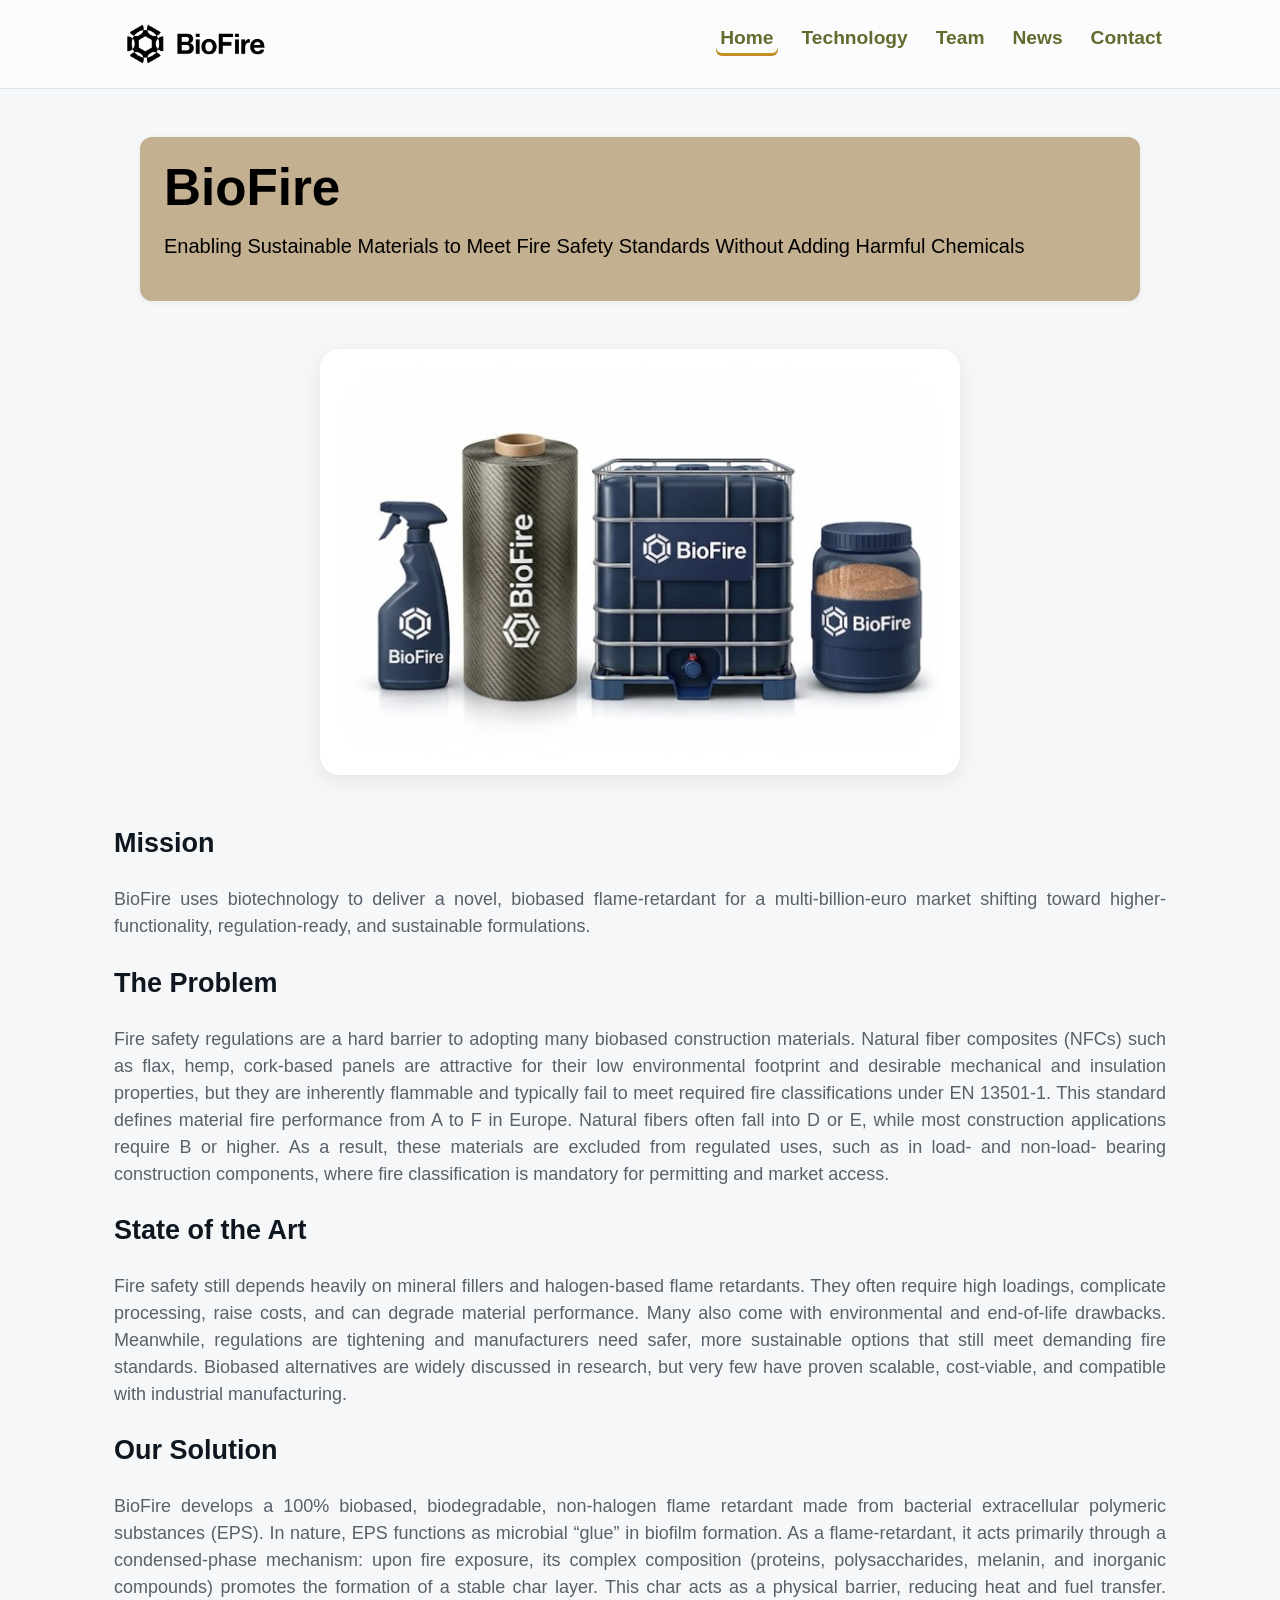
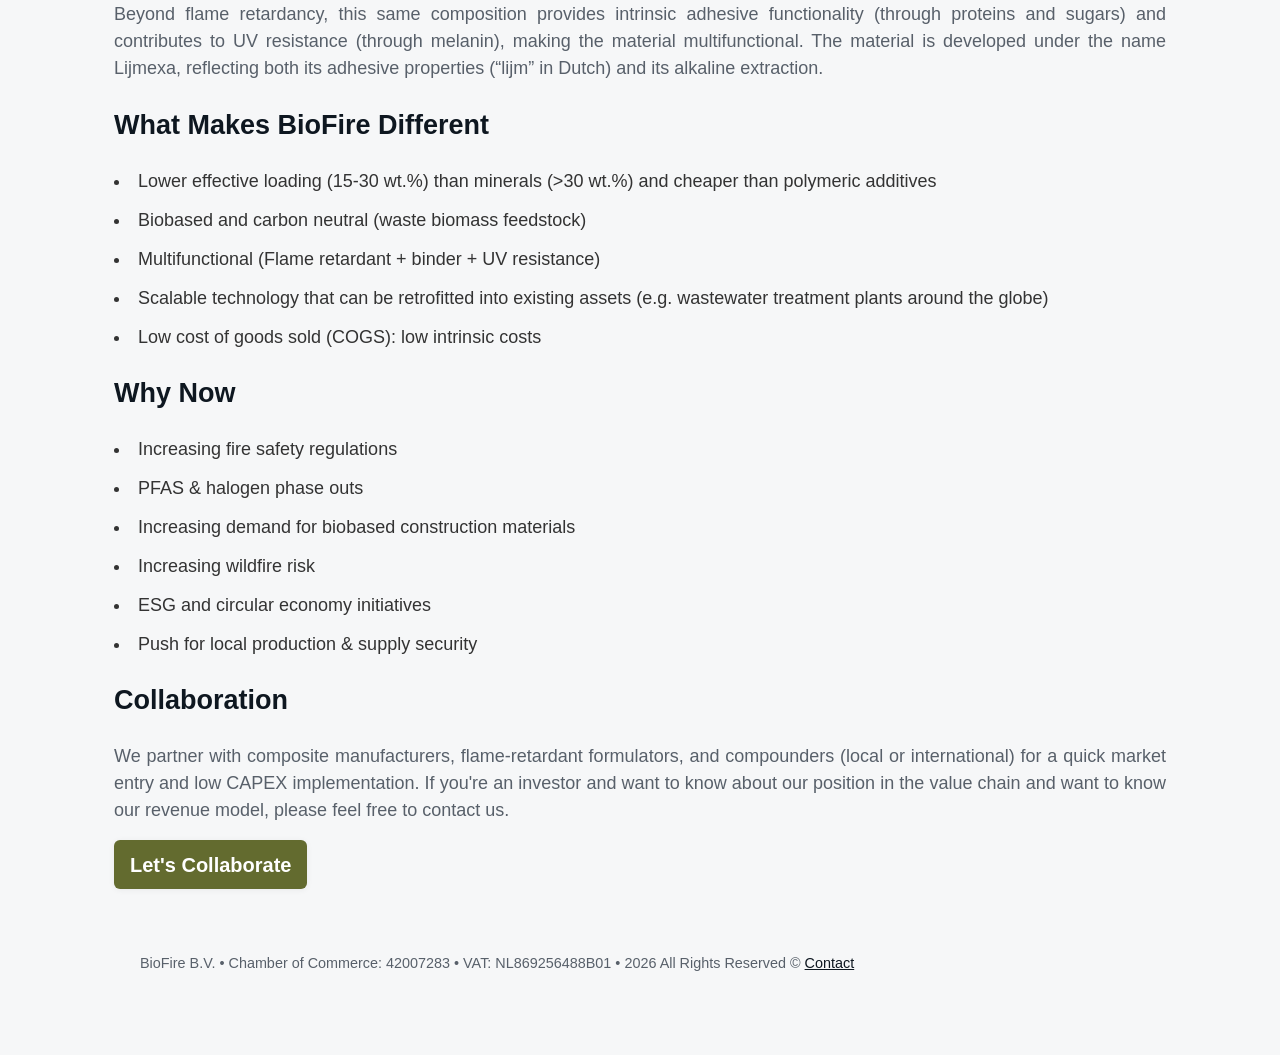
<file: index.html>
<!doctype html>
<html lang="en">
<head>
  <meta charset="utf-8" />
  <meta name="viewport" content="width=device-width, initial-scale=1" />
  <title>BioFire – Bacterially-Produced Flame Retardant Polymer</title>
  <link rel="stylesheet" href="style.css" />

  <!-- Google Tag Manager -->
<script>(function(w,d,s,l,i){w[l]=w[l]||[];w[l].push({'gtm.start':
new Date().getTime(),event:'gtm.js'});var f=d.getElementsByTagName(s)[0],
j=d.createElement(s),dl=l!='dataLayer'?'&l='+l:'';j.async=true;j.src=
'https://www.googletagmanager.com/gtm.js?id='+i+dl;f.parentNode.insertBefore(j,f);
})(window,document,'script','dataLayer','GTM-NFMWJ4TZ');</script>
<!-- End Google Tag Manager -->
</head>
<body>
  <header class="header">
    <nav class="nav">
      <a href="index.html" class="nav-brand" aria-label="BioFire">
        <img src="assets/Logo.png" alt="BioFire logo" class="logo" />
      </a>
      <button class="nav-toggle" aria-label="Toggle navigation">
        <span class="bar"></span>
        <span class="bar"></span>
        <span class="bar"></span>
      </button>
      <ul class="nav-links">
        <li><a href="index.html" class="active" aria-current="page">Home</a></li>
        <li><a href="technology.html">Technology</a></li>
        <li><a href="team.html">Team</a></li>
        <li><a href="news.html">News</a></li>
        <li><a href="contact.html">Contact</a></li>
      </ul>
    </nav>
  </header>

  <main class="wrap">
    <section class="hero container">
      <h1>BioFire</h1>
      <p class="subheading">Enabling Sustainable Materials to Meet Fire Safety Standards Without Adding Harmful Chemicals</p>
    </section>

    <section class="hero-image-section">
      <img src="assets/HomePage_picture.jpg" alt="BioFire homepage illustration" class="hero-image" />
    </section>

    <section>
      <h2>Mission</h2>
      <p>BioFire uses biotechnology to deliver a novel, biobased flame-retardant for a multi-billion-euro market shifting toward higher-functionality, regulation-ready, and sustainable formulations.</p>
    </section>

    <section>
      <h2>The Problem</h2>
      <p>Fire safety regulations are a hard barrier to adopting many biobased construction materials. Natural fiber composites (NFCs) such as flax, hemp, cork-based panels are attractive for their low environmental footprint and desirable mechanical and insulation properties, but they are inherently flammable and typically fail to meet required fire classifications under EN 13501-1. This standard defines material fire performance from A to F in Europe. Natural fibers often fall into D or E, while most construction applications require B or higher. As a result, these materials are excluded from regulated uses, such as in load- and non-load- bearing construction components, where fire classification is mandatory for permitting and market access. </p>
    </section>

    <section>
      <h2>State of the Art</h2>
      <p>Fire safety still depends heavily on mineral fillers and halogen-based flame retardants. They often require high loadings, complicate processing, raise costs, and can degrade material performance. Many also come with environmental and end-of-life drawbacks. Meanwhile, regulations are tightening and manufacturers need safer, more sustainable options that still meet demanding fire standards. Biobased alternatives are widely discussed in research, but very few have proven scalable, cost-viable, and compatible with industrial manufacturing.</p>
    </section>

    <section>
      <h2>Our Solution</h2>
      <p>BioFire develops a 100% biobased, biodegradable, non-halogen flame retardant made from bacterial extracellular polymeric substances (EPS). In nature, EPS functions as microbial “glue” in biofilm formation. As a flame-retardant, it acts primarily through a condensed-phase mechanism: upon fire exposure, its complex composition (proteins, polysaccharides, melanin, and inorganic compounds) promotes the formation of a stable char layer. This char acts as a physical barrier, reducing heat and fuel transfer. Beyond flame retardancy, this same composition provides intrinsic adhesive functionality (through proteins and sugars) and contributes to UV resistance (through melanin), making the material multifunctional. The material is developed under the name Lijmexa, reflecting both its adhesive properties (“lijm” in Dutch) and its alkaline extraction.
    </section>

    <section>
      <h2>What Makes BioFire Different</h2>
        <li>Lower effective loading (15-30 wt.%) than minerals (>30 wt.%) and cheaper than polymeric additives</li>
        <li>Biobased and carbon neutral (waste biomass feedstock)</li>
        <li>Multifunctional (Flame retardant + binder + UV resistance)</li>
        <li>Scalable technology that can be retrofitted into existing assets (e.g. wastewater treatment plants around the globe)</li>
        <li>Low cost of goods sold (COGS): low intrinsic costs</li>
      </ul>
    </section>

        <section>
      <h2>Why Now</h2>
          <li>Increasing fire safety regulations</li>
          <li>PFAS & halogen phase outs</li>
          <li>Increasing demand for biobased construction materials</li>
          <li>Increasing wildfire risk</li>
          <li>ESG and circular economy initiatives</li>
          <li>Push for local production & supply security</li>
      </ul>
    </section>

    <section>
      <h2>Collaboration</h2>
      <p>We partner with composite manufacturers, flame-retardant formulators, and compounders (local or international) for a quick market entry and low CAPEX implementation. If you're an investor and want to know about our position in the value chain and want to know our revenue model, please feel free to contact us.</p>
      <a href="contact.html" class="btn">Let's Collaborate</a>
    </section>
    <footer>
      <div class="container">
        <p> BioFire B.V. • Chamber of Commerce: 42007283 • VAT: NL869256488B01 • 2026 All Rights Reserved © <a href="contact.html">Contact</a></p>
      </div>
    </footer>
    <script src="script.js"></script>
  </main>
  <!-- Google Tag Manager (noscript) -->
<noscript><iframe src="https://www.googletagmanager.com/ns.html?id=GTM-NFMWJ4TZ"
height="0" width="0" style="display:none;visibility:hidden"></iframe></noscript>
<!-- End Google Tag Manager (noscript) -->
</body>
</html>
</file>
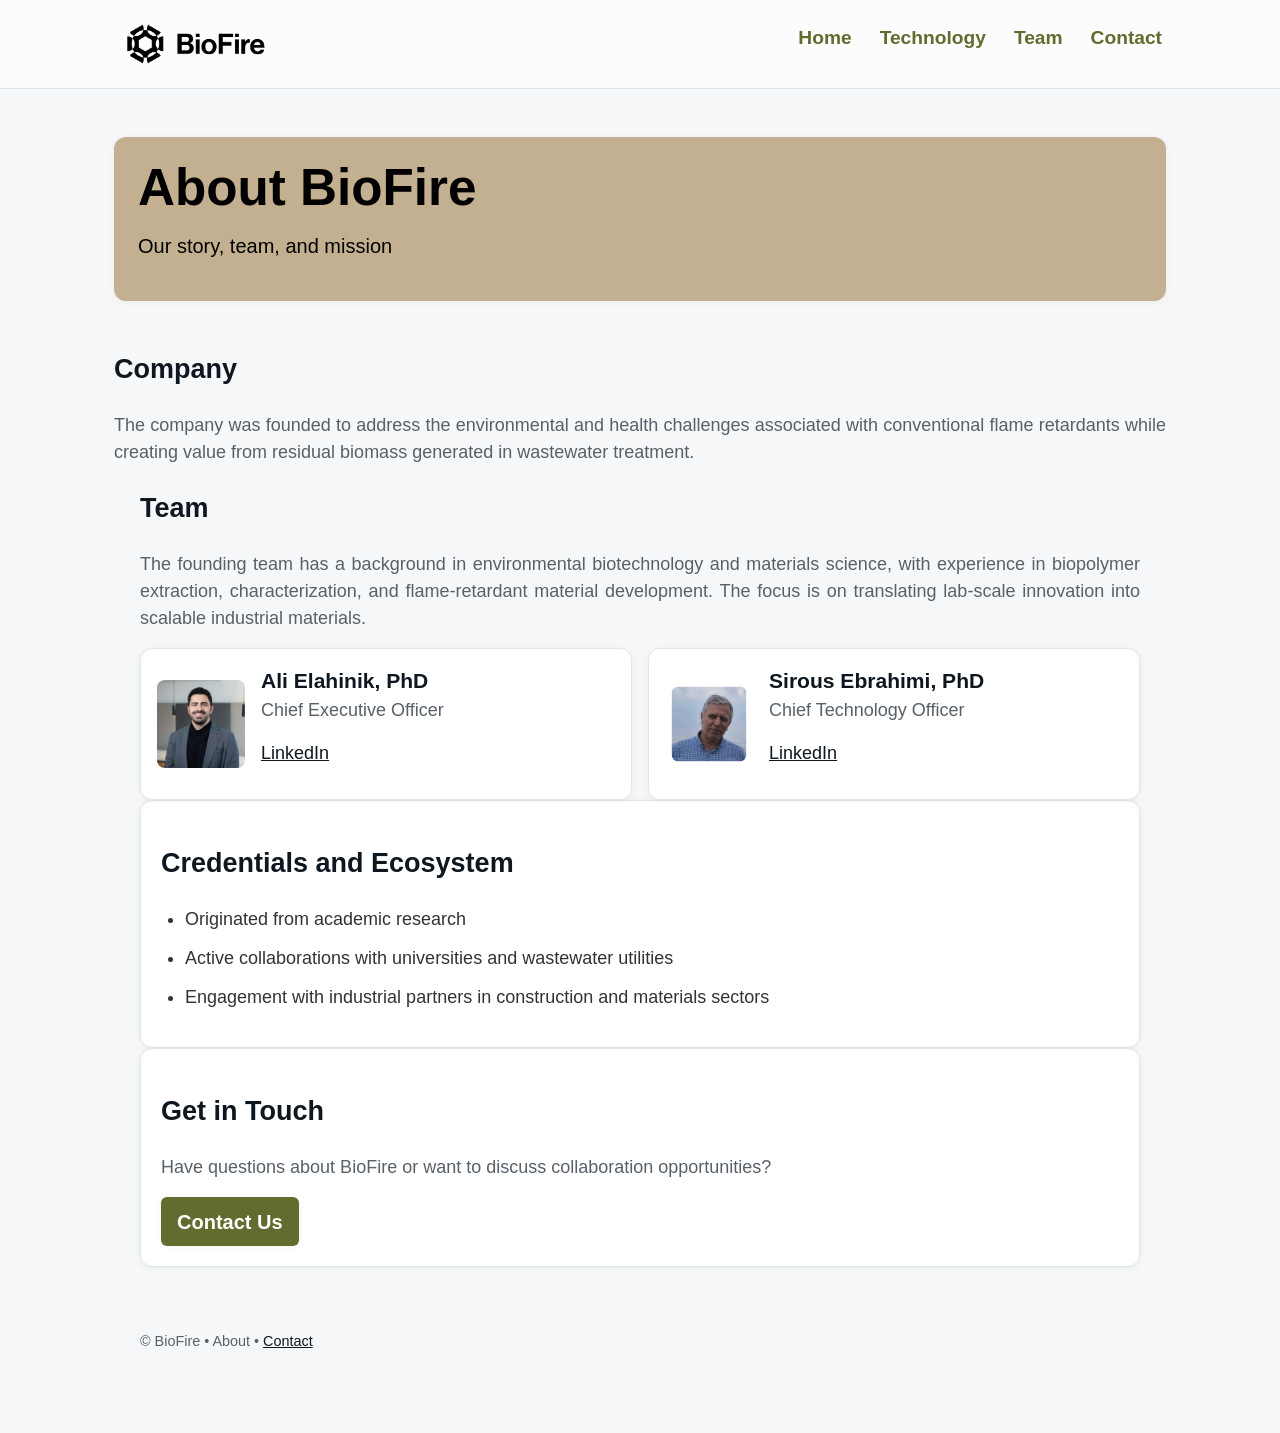
<file: about.html>
<!doctype html>
<html lang="en">
<head>
  <meta charset="utf-8" />
  <meta name="viewport" content="width=device-width, initial-scale=1" />
  <title>About – BioFire</title>
  <link rel="stylesheet" href="style.css" />
</head>
<body>
  <header class="header">
    <nav class="nav">
      <a href="index.html" class="nav-brand" aria-label="BioFire">
        <img src="assets/Logo.png" alt="BioFire logo" class="logo" />
      </a>
      <button class="nav-toggle" aria-label="Toggle navigation">
        <span class="bar"></span>
        <span class="bar"></span>
        <span class="bar"></span>
      </button>
      <ul class="nav-links">
        <li><a href="index.html">Home</a></li>
        <li><a href="technology.html">Technology</a></li>
        <li><a href="team.html">Team</a></li>
        <li><a href="contact.html">Contact</a></li>
      </ul>
    </nav>
  </header>

  <main class="wrap">
    <section class="hero">
      <h1>About BioFire</h1>
      <p class="subheading">Our story, team, and mission</p>
    </section>

    <section>
      <h2>Company</h2>
      <p>The company was founded to address the environmental and health challenges associated with conventional flame retardants while creating value from residual biomass generated in wastewater treatment.</p>
    </section>

    <section class="container">
      <h2>Team</h2>
      <p>The founding team has a background in environmental biotechnology and materials science, with experience in biopolymer extraction, characterization, and flame-retardant material development. The focus is on translating lab-scale innovation into scalable industrial materials.</p>

      <div class="cards">
        <article class="card team-member">
          <img src="assets/Picture_Ali.jpg" alt="Ali Elahinik" class="team-photo" />
          <div class="member-info">
            <h3>Ali Elahinik, PhD</h3>
            <p class="muted">Chief Executive Officer</p>
            <p><a href="https://www.linkedin.com/in/alielahinik/" target="_blank" rel="noopener">LinkedIn</a></p>
          </div>
        </article>

        <article class="card team-member">
          <img src="assets/Picture_Sirous.jpg" alt="Sirous Ebrahimi" class="team-photo zoom-out" />
          <div class="member-info">
            <h3>Sirous Ebrahimi, PhD</h3>
            <p class="muted">Chief Technology Officer</p>
            <p><a href="https://www.linkedin.com/in/sirousebrahimi/" target="_blank" rel="noopener">LinkedIn</a></p>
          </div>
        </article>
      </div>
    </section>

    <section class="container card padded">
      <h2>Credentials and Ecosystem</h2>
      <ul>
        <li>Originated from academic research</li>
        <li>Active collaborations with universities and wastewater utilities</li>
        <li>Engagement with industrial partners in construction and materials sectors</li>
      </ul>
    </section>

    <section class="container card padded">
      <h2>Get in Touch</h2>
      <p>Have questions about BioFire or want to discuss collaboration opportunities?</p>
      <a href="contact.html" class="btn">Contact Us</a>
    </section>
    <footer>
      <div class="container">
        <p>© BioFire • About • <a href="contact.html">Contact</a></p>
      </div>
    </footer>
    <script src="script.js"></script>
  </main>
</body>
</html>
</file>
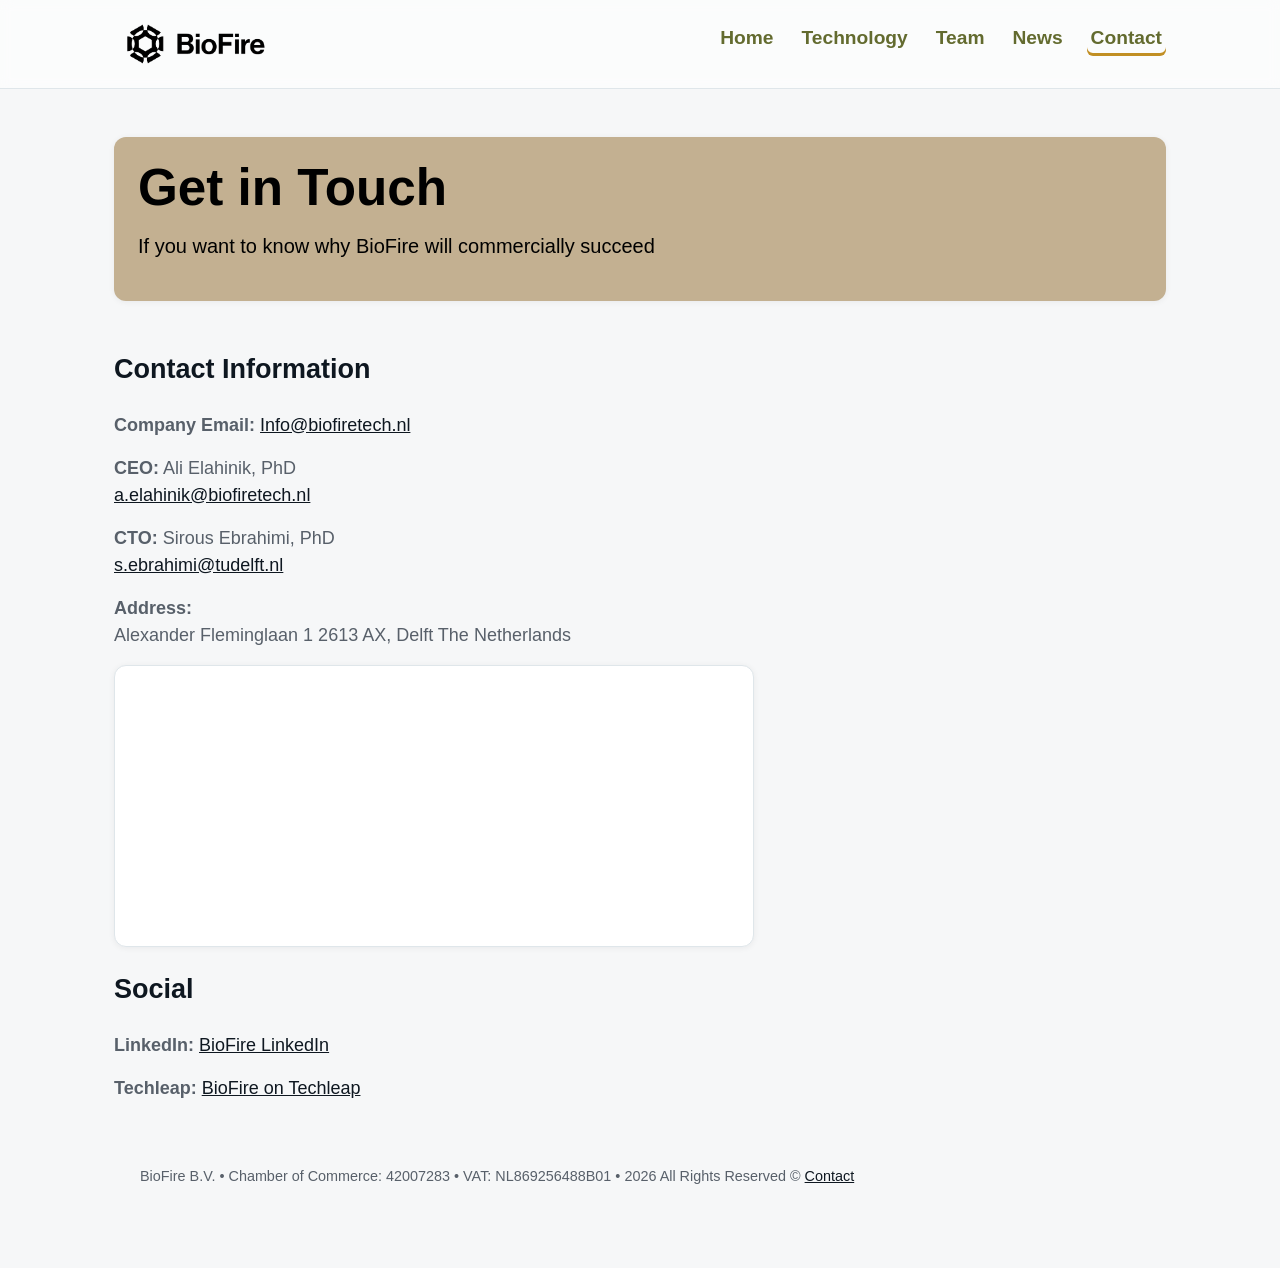
<file: contact.html>
<!doctype html>
<html lang="en">
<head>
  <meta charset="utf-8" />
  <meta name="viewport" content="width=device-width, initial-scale=1" />
  <title>Contact – BioFire</title>
  <link rel="stylesheet" href="style.css" />
</head>
<body>
  <header class="header">
    <nav class="nav">
      <a href="index.html" class="nav-brand" aria-label="BioFire">
        <img src="assets/Logo.png" alt="BioFire logo" class="logo" />
      </a>
      <button class="nav-toggle" aria-label="Toggle navigation">
        <span class="bar"></span>
        <span class="bar"></span>
        <span class="bar"></span>
      </button>
      <ul class="nav-links">
        <li><a href="index.html">Home</a></li>
        <li><a href="technology.html">Technology</a></li>
        <li><a href="team.html">Team</a></li>
        <li><a href="news.html">News</a></li>
        <li><a href="contact.html" class="active" aria-current="page">Contact</a></li>
      </ul>
    </nav>
  </header>

  <main class="wrap">
    <section class="hero">
      <h1>Get in Touch</h1>
      <p class="subheading">If you want to know why BioFire will commercially succeed</p>
    </section>

    <section>
      <h2>Contact Information</h2>
      <p>
        <strong>Company Email:</strong> <a href="mailto:Info@biofiretech.nl">Info@biofiretech.nl</a>
      </p>
      <p>
        <strong>CEO:</strong> Ali Elahinik, PhD<br>
        <a href="mailto:a.elahinik@biofiretech.nl">a.elahinik@biofiretech.nl</a>
      </p>
      <p>
        <strong>CTO:</strong> Sirous Ebrahimi, PhD<br>
        <a href="mailto:s.ebrahimi@tudelft.nl">s.ebrahimi@tudelft.nl</a>
      </p>
      <p>
        <strong>Address:</strong><br>
        Alexander Fleminglaan 1 
        2613 AX, Delft
        The Netherlands<br>
      </p>

      <div class="card map-wrapper">
        <iframe
          class="map-iframe"
          src="https://www.google.com/maps?q=Alexander+Fleminglaan+1+2613+AX+Delft+The+Netherlands&output=embed"
          allowfullscreen=""
          loading="lazy"
          referrerpolicy="no-referrer-when-downgrade"></iframe>
      </div>
    </section>

    <section>
      <h2>Social</h2>
      <p><strong>LinkedIn:</strong> <a href="https://www.linkedin.com/company/biofire-tech" target="_blank" rel="noopener">BioFire LinkedIn</a></p>
      <p><strong>Techleap:</strong> <a href="https://finder.techleap.nl/companies/biofire_" target="_blank" rel="noopener">BioFire on Techleap</a></p>
    </section>

  <footer>
      <div class="container">
        <p> BioFire B.V. • Chamber of Commerce: 42007283 • VAT: NL869256488B01 • 2026 All Rights Reserved © <a href="contact.html">Contact</a></p>
      </div>
    </footer>
    <script src="script.js"></script>
  </main> 
</body>
</html>
</file>
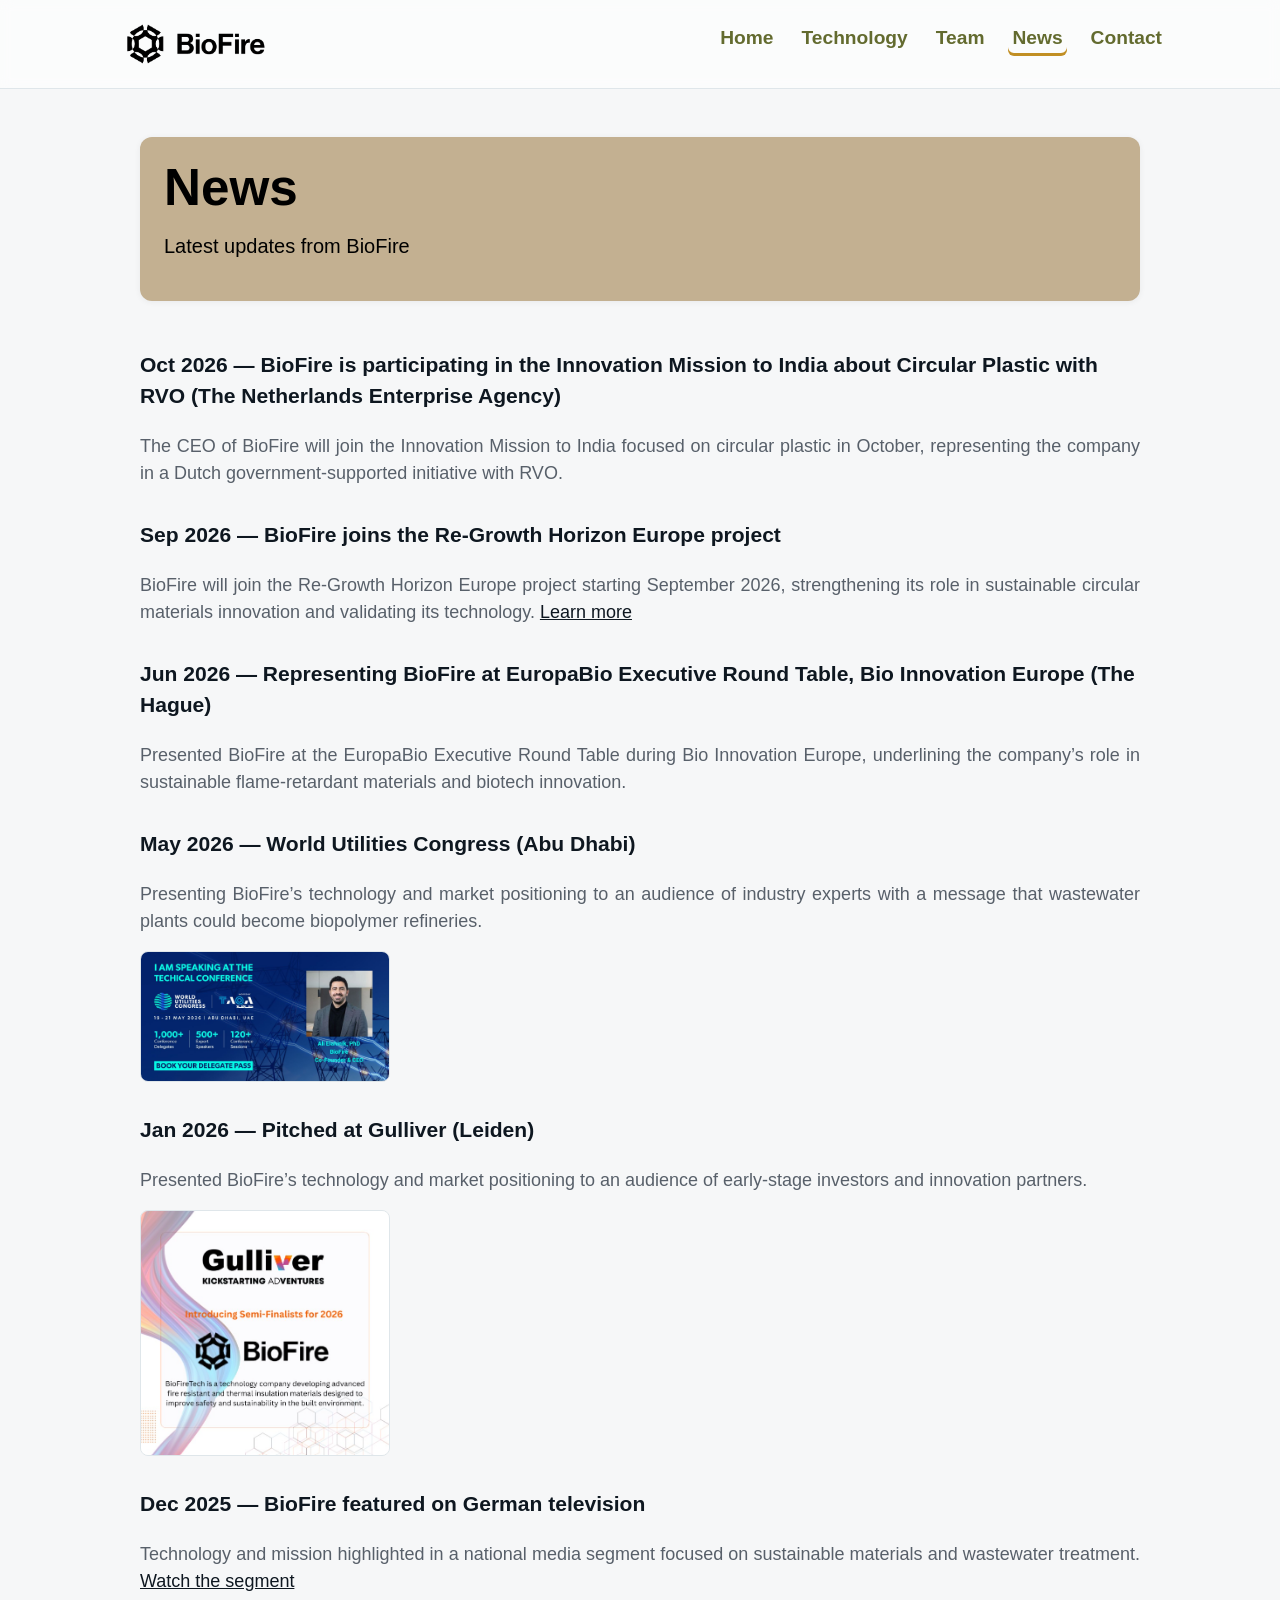
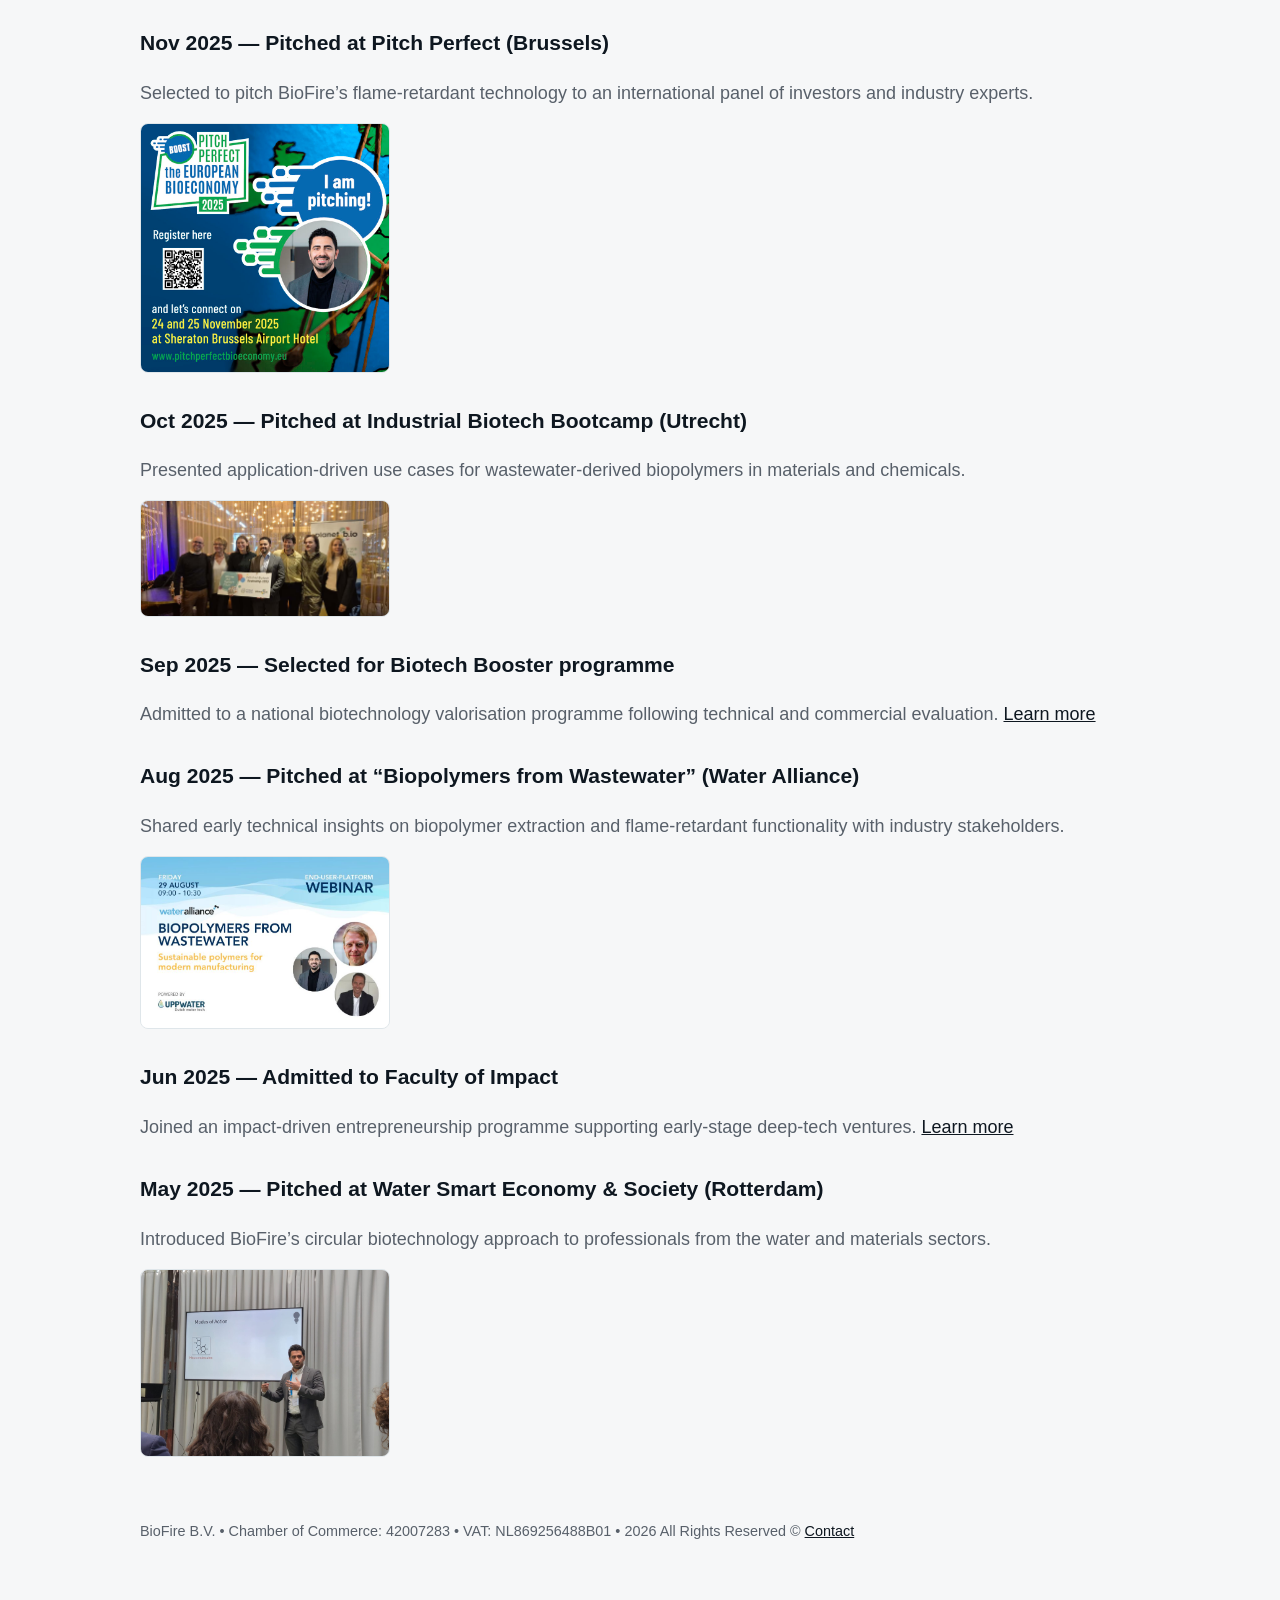
<file: news.html>
<!doctype html>
<html lang="en">
<head>
  <meta charset="utf-8" />
  <meta name="viewport" content="width=device-width, initial-scale=1" />
  <title>News – BioFire</title>
  <link rel="stylesheet" href="style.css" />
</head>
<body>
  <header class="header">
    <nav class="nav">
      <a href="index.html" class="nav-brand" aria-label="BioFire">
        <img src="assets/Logo.png" alt="BioFire logo" class="logo" />
      </a>
      <button class="nav-toggle" aria-label="Toggle navigation">
        <span class="bar"></span>
        <span class="bar"></span>
        <span class="bar"></span>
      </button>
      <ul class="nav-links">
        <li><a href="index.html">Home</a></li>
        <li><a href="technology.html">Technology</a></li>
        <li><a href="team.html">Team</a></li>
        <li><a href="news.html" class="active" aria-current="page">News</a></li>
        <li><a href="contact.html">Contact</a></li>
      </ul>
    </nav>
  </header>

  <main class="wrap">
    <section class="hero container">
      <h1>News</h1>
      <p class="subheading">Latest updates from BioFire</p>
    </section>

    <section class="container">
      <article class="news-item">
        <h3>Oct 2026 — BioFire is participating in the Innovation Mission to India about Circular Plastic with RVO (The Netherlands Enterprise Agency)</h3>
        <p>The CEO of BioFire will join the Innovation Mission to India focused on circular plastic in October, representing the company in a Dutch government-supported initiative with RVO.</p>
      </article>

      <article class="news-item">
        <h3>Sep 2026 — BioFire joins the Re-Growth Horizon Europe project</h3>
        <p>BioFire will join the Re-Growth Horizon Europe project starting September 2026, strengthening its role in sustainable circular materials innovation and validating its technology. <a href="https://cordis.europa.eu/project/id/101309331/fr" target="_blank">Learn more</a></p>
      </article>

      <article class="news-item">
        <h3>Jun 2026 — Representing BioFire at EuropaBio Executive Round Table, Bio Innovation Europe (The Hague)</h3>
        <p>Presented BioFire at the EuropaBio Executive Round Table during Bio Innovation Europe, underlining the company’s role in sustainable flame-retardant materials and biotech innovation.</p>
      </article>

      <article class="news-item">
        <h3>May 2026 — World Utilities Congress (Abu Dhabi)</h3>
        <p>Presenting BioFire’s technology and market positioning to an audience of industry experts with a message that wastewater plants could become biopolymer refineries.</p>
        <img src="assets/WorldUtilitiesCongress.jpg" alt="World Utilities Congress" class="news-image" />
      </article>

      <article class="news-item">
        <h3>Jan 2026 — Pitched at Gulliver (Leiden)</h3>
        <p>Presented BioFire’s technology and market positioning to an audience of early-stage investors and innovation partners.</p>
        <img src="assets/Gulliver.png" alt="Pitched at Gulliver" class="news-image" />
      </article>

      <article class="news-item">
        <h3>Dec 2025 — BioFire featured on German television</h3>
        <p>Technology and mission highlighted in a national media segment focused on sustainable materials and wastewater treatment. <a href="https://www.3sat.de/wissen/nano-doku/251211-nano-doku-fluessiges-gold-was-steckt-im-abwasser-ndk-100.html" target="_blank">Watch the segment</a></p>
      </article>

      <article class="news-item">
        <h3>Nov 2025 — Pitched at Pitch Perfect (Brussels)</h3>
        <p>Selected to pitch BioFire’s flame-retardant technology to an international panel of investors and industry experts.</p>
        <img src="assets/PitchPerfect.jpg" alt="Pitched at Pitch Perfect" class="news-image" />
      </article>

      <article class="news-item">
        <h3>Oct 2025 — Pitched at Industrial Biotech Bootcamp (Utrecht)</h3>
        <p>Presented application-driven use cases for wastewater-derived biopolymers in materials and chemicals.</p>
        <img src="assets/IndustrialBiotechBootcamp.jpeg" alt="Pitched at Industrial Biotech Bootcamp" class="news-image" />
      </article>

      <article class="news-item">
        <h3>Sep 2025 — Selected for Biotech Booster programme</h3>
        <p>Admitted to a national biotechnology valorisation programme following technical and commercial evaluation. <a href="https://www.biotechbooster.nl/projects/biofire/" target="_blank">Learn more</a></p>
      </article>

      <article class="news-item">
        <h3>Aug 2025 — Pitched at “Biopolymers from Wastewater” (Water Alliance)</h3>
        <p>Shared early technical insights on biopolymer extraction and flame-retardant functionality with industry stakeholders.</p>
        <img src="assets/WaterAlliance.jpg" alt="Pitched at Biopolymers from Wastewater" class="news-image" />
      </article>

      <article class="news-item">
        <h3>Jun 2025 — Admitted to Faculty of Impact</h3>
        <p>Joined an impact-driven entrepreneurship programme supporting early-stage deep-tech ventures. <a href="https://facultyofimpact.nl/fellows-agriculture-water-and-food-and-circular-economy/#" target="_blank">Learn more</a></p>
      </article>

      <article class="news-item">
        <h3>May 2025 — Pitched at Water Smart Economy & Society (Rotterdam)</h3>
        <p>Introduced BioFire’s circular biotechnology approach to professionals from the water and materials sectors.</p>
        <img src="assets/WaterSmart1.jpeg" alt="Pitched at Water Smart Economy & Society 1" class="news-image" />
      </article>
    </section>

    <footer>
      <div class="container">
        <p> BioFire B.V. • Chamber of Commerce: 42007283 • VAT: NL869256488B01 • 2026 All Rights Reserved © <a href="contact.html">Contact</a></p>
      </div>
    </footer>
    <script src="script.js"></script>
  </main>
</body>
</html>
</file>
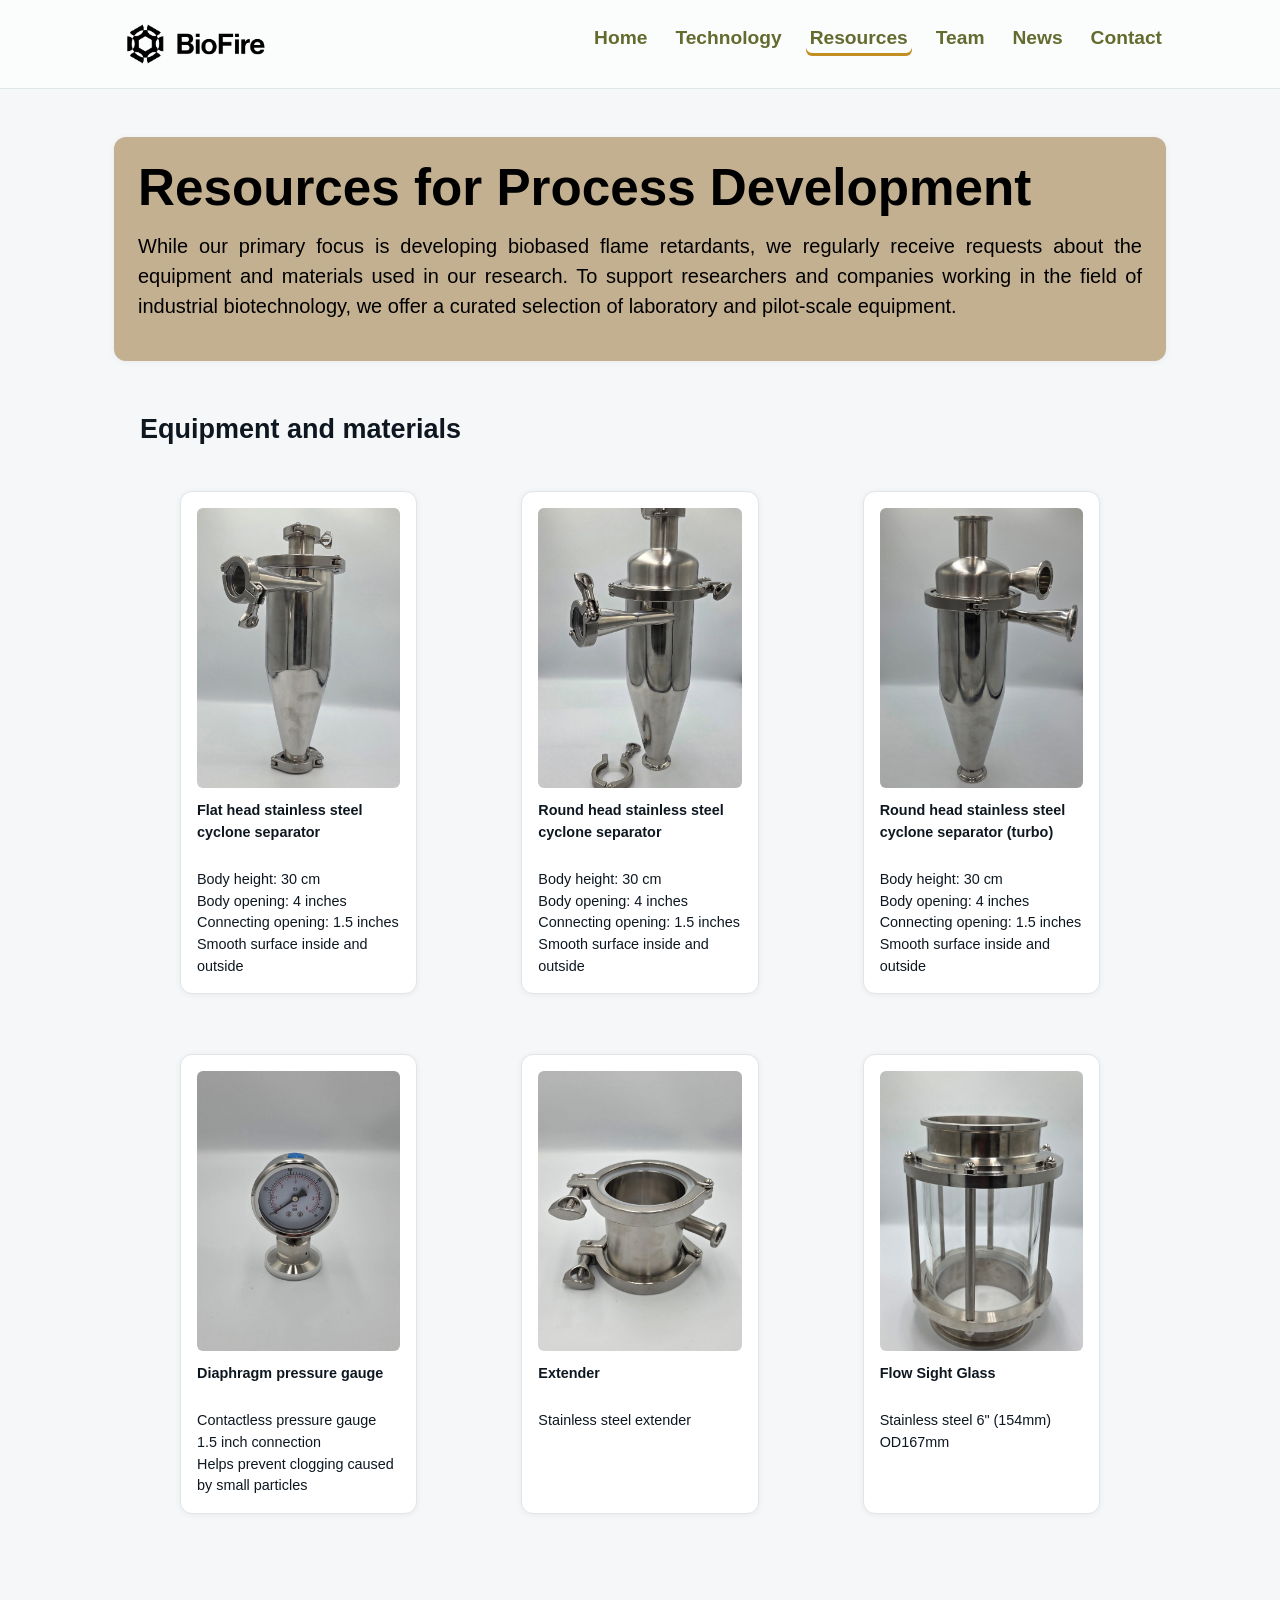
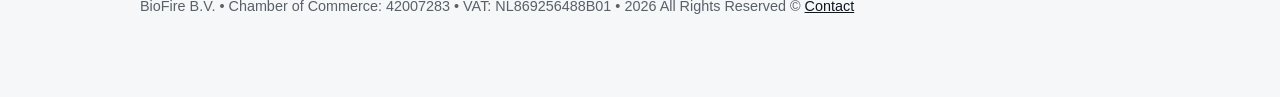
<file: resources.html>
<!doctype html>
<html lang="en">
<head>
  <meta charset="utf-8" />
  <meta name="viewport" content="width=device-width, initial-scale=1" />
  <title>Resources – BioFire</title>
  <link rel="stylesheet" href="style.css" />
</head>
<body>
  <header class="header">
    <nav class="nav">
      <a href="index.html" class="nav-brand" aria-label="BioFire">
        <img src="assets/Logo.png" alt="BioFire logo" class="logo" />
      </a>
      <button class="nav-toggle" aria-label="Toggle navigation">
        <span class="bar"></span>
        <span class="bar"></span>
        <span class="bar"></span>
      </button>
      <ul class="nav-links">
        <li><a href="index.html">Home</a></li>
        <li><a href="technology.html">Technology</a></li>
        <li><a href="resources.html" class="active" aria-current="page">Resources</a></li>
        <li><a href="team.html">Team</a></li>
        <li><a href="news.html">News</a></li>
        <li><a href="contact.html">Contact</a></li>
      </ul>
    </nav>
  </header>

  <main class="wrap">
    <section class="hero">
      <h1>Resources for Process Development</h1>
      <p class="subheading resources-subheading">While our primary focus is developing biobased flame retardants, we regularly receive requests about the equipment and materials used in our research. To support researchers and companies working in the field of industrial biotechnology, we offer a curated selection of laboratory and pilot-scale equipment.</p>
    </section>

    <section class="container">
      <h2>Equipment and materials</h2>
      <div class="resource-gallery">
        <figure class="card resource-card">
          <img src="./assets/Cyclone_flat_1.jpeg" alt="Flat head stainless steel cyclone separator" class="resource-image" />
          <figcaption>
            <strong>Flat head stainless steel cyclone separator</strong>
            <br />Body height: 30 cm
            <br />Body opening: 4 inches
            <br />Connecting opening: 1.5 inches
            <br />Smooth surface inside and outside
          </figcaption>
        </figure>
        <figure class="card resource-card">
          <img src="./assets/Cyclone_round_1.jpeg" alt="Round head stainless steel cyclone separator" class="resource-image" />
          <figcaption>
            <strong>Round head stainless steel cyclone separator</strong>
            <br />Body height: 30 cm
            <br />Body opening: 4 inches
            <br />Connecting opening: 1.5 inches
            <br />Smooth surface inside and outside
          </figcaption>
        </figure>
        <figure class="card resource-card">
          <img src="./assets/Cyclone_special_1.jpeg" alt="Round head stainless steel cyclone separator (turbo)" class="resource-image" />
          <figcaption>
            <strong>Round head stainless steel cyclone separator (turbo)</strong>
            <br />Body height: 30 cm
            <br />Body opening: 4 inches
            <br />Connecting opening: 1.5 inches
            <br />Smooth surface inside and outside
          </figcaption>
        </figure>
        <figure class="card resource-card">
          <img src="./assets/Diaphragm_Gauge_1.jpeg" alt="diaphragm pressure gauge" class="resource-image" />
          <figcaption>
            <strong>Diaphragm pressure gauge</strong>
            <br />Contactless pressure gauge 
            <br />1.5 inch connection
            <br />Helps prevent clogging caused by small particles
          </figcaption>
        </figure>
        <figure class="card resource-card">
          <img src="./assets/Extender_1.jpeg" alt="Extender" class="resource-image" />
          <figcaption>
            <strong>Extender</strong>
            <br />Stainless steel extender
          </figcaption>
        </figure>
        <figure class="card resource-card">
          <img src="./assets/Sight_glass_1.jpeg" alt="Flow Sight Glass" class="resource-image" />
          <figcaption>
            <strong>Flow Sight Glass</strong>
            <br />Stainless steel 6" (154mm) OD167mm
          </figcaption>
        </figure>
      </div>
    </section>

    <footer>
      <div class="container">
        <p> BioFire B.V. • Chamber of Commerce: 42007283 • VAT: NL869256488B01 • 2026 All Rights Reserved © <a href="contact.html">Contact</a></p>
      </div>
    </footer>
    <script src="script.js"></script>
  </main>
</body>
</html>
</file>
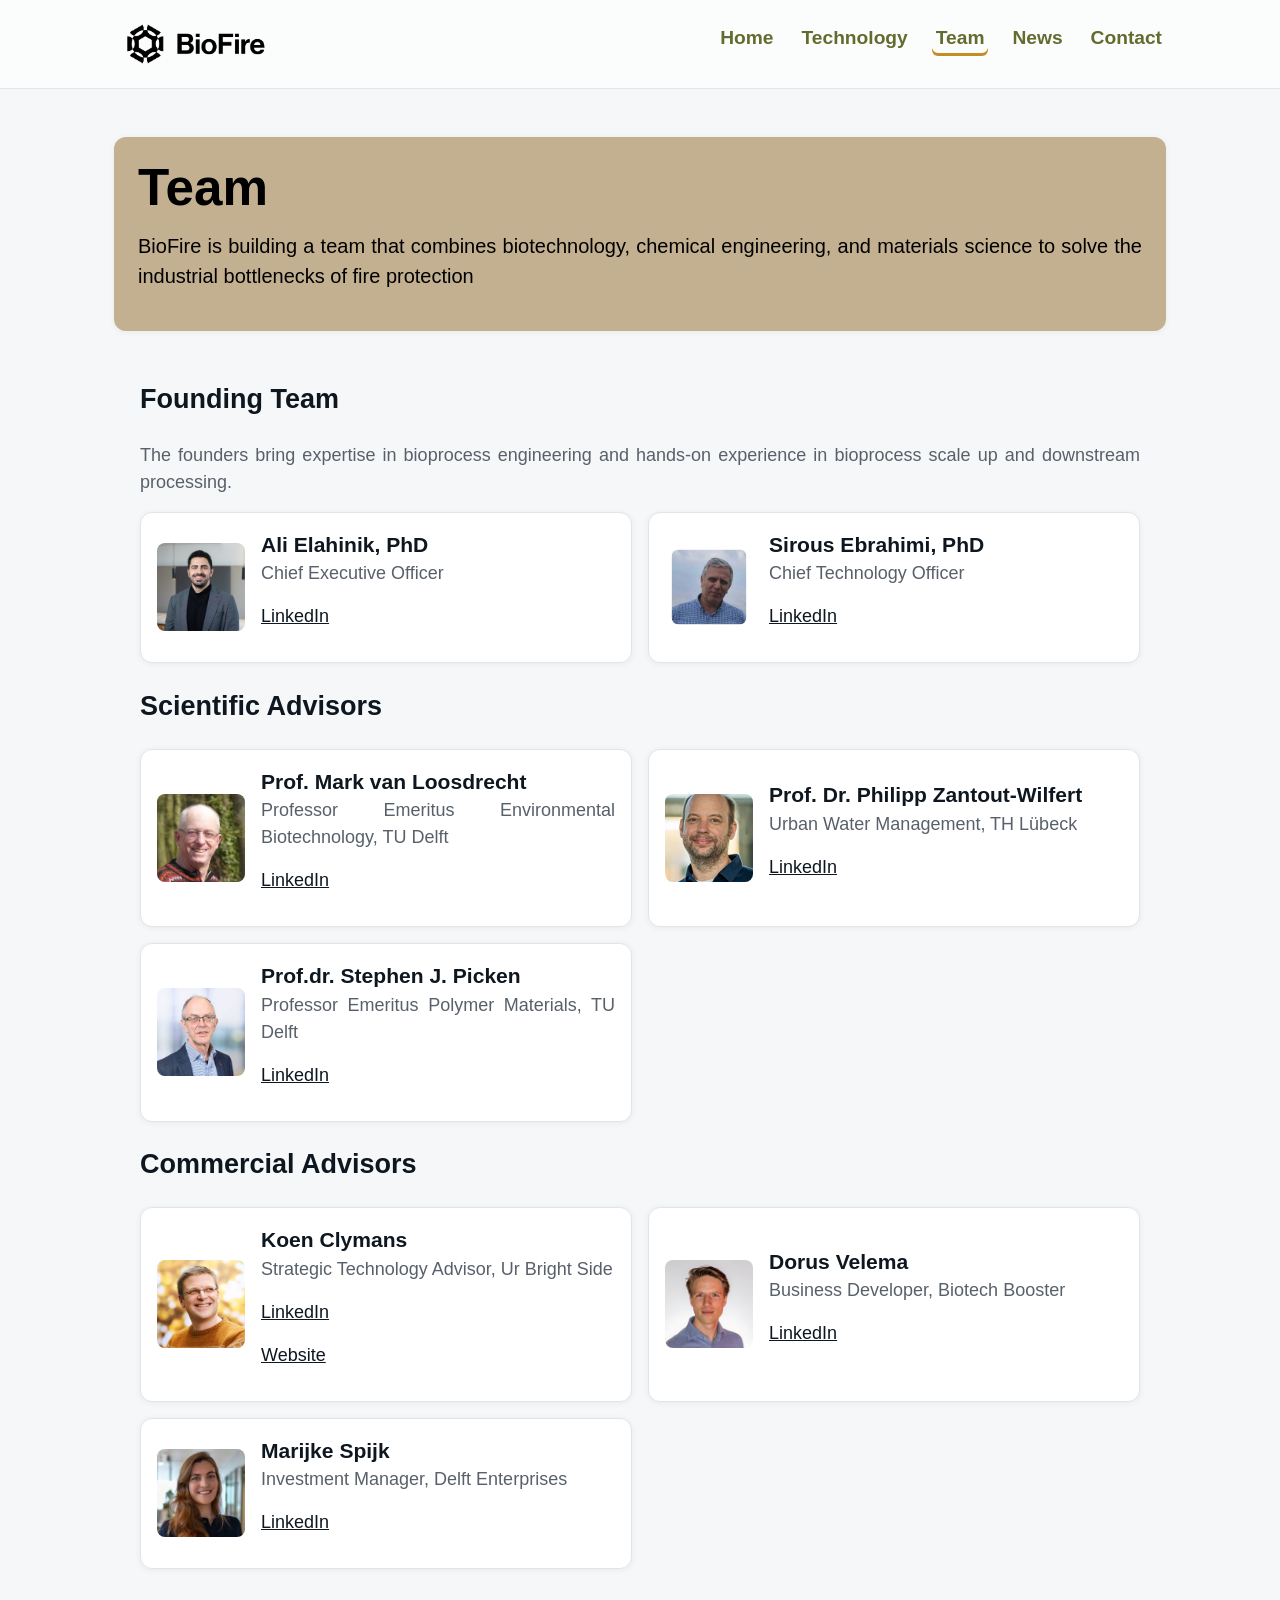
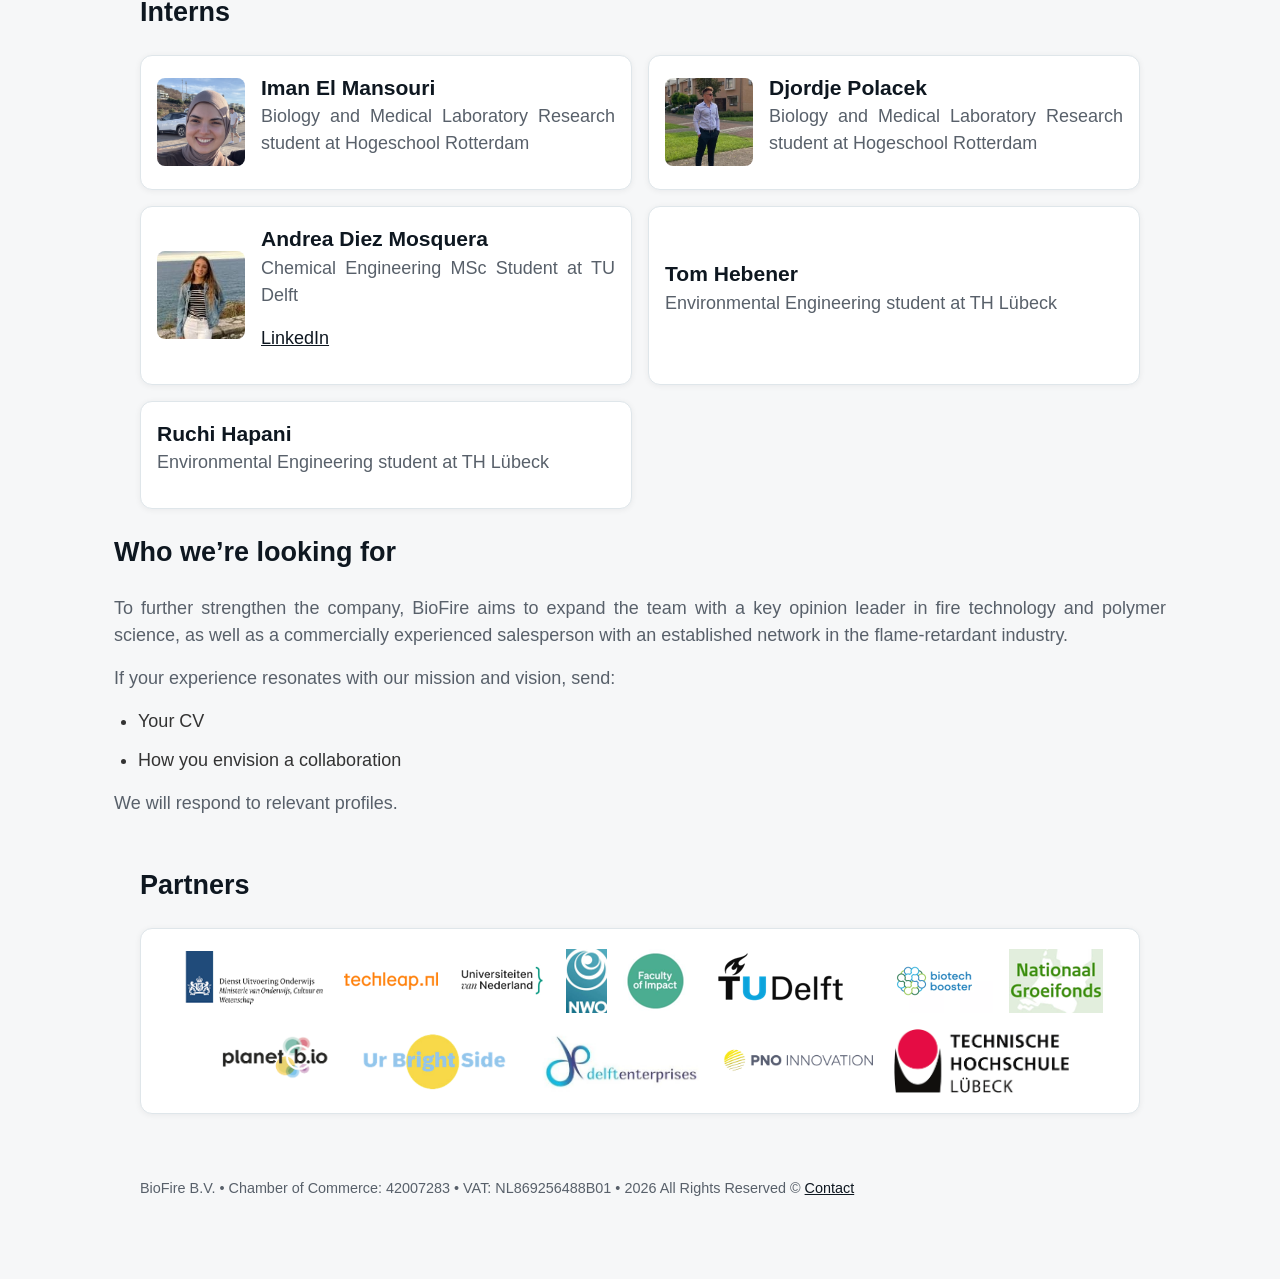
<file: team.html>
<!doctype html>
<html lang="en">
<head>
  <meta charset="utf-8" />
  <meta name="viewport" content="width=device-width, initial-scale=1" />
  <title>Team – BioFire</title>
  <link rel="stylesheet" href="style.css" />
</head>
<body>
  <header class="header">
    <nav class="nav">
      <a href="index.html" class="nav-brand" aria-label="BioFire">
        <img src="assets/Logo.png" alt="BioFire logo" class="logo" />
      </a>
      <button class="nav-toggle" aria-label="Toggle navigation">
        <span class="bar"></span>
        <span class="bar"></span>
        <span class="bar"></span>
      </button>
      <ul class="nav-links">
        <li><a href="index.html">Home</a></li>
        <li><a href="technology.html">Technology</a></li>
        <li><a href="team.html" class="active" aria-current="page">Team</a></li>
        <li><a href="news.html">News</a></li>
        <li><a href="contact.html">Contact</a></li>
      </ul>
    </nav>
  </header>

  <main class="wrap">
    <section class="hero">
      <h1>Team</h1>
      <p class="subheading">BioFire is building a team that combines biotechnology, chemical engineering, and materials science to solve the industrial bottlenecks of fire protection</p>
    </section>

      <section class="container">
        <h2>Founding Team</h2>
        <p>The founders bring expertise in bioprocess engineering and hands-on experience in bioprocess scale up and downstream processing.</p>

        <div class="cards">
          <article class="card team-member">
            <img src="assets/Picture_Ali.jpg" alt="Ali Elahinik" class="team-photo" />
            <div class="member-info">
              <h3>Ali Elahinik, PhD</h3>
              <p class="muted">Chief Executive Officer</p>
              <p><a href="https://www.linkedin.com/in/alielahinik/" target="_blank" rel="noopener">LinkedIn</a></p>
            </div>
          </article>

          <article class="card team-member">
            <img src="assets/Picture_Sirous.jpg" alt="Sirous Ebrahimi" class="team-photo zoom-out" />
            <div class="member-info">
              <h3>Sirous Ebrahimi, PhD</h3>
              <p class="muted">Chief Technology Officer</p>
              <p><a href="https://www.linkedin.com/in/sirousebrahimi/" target="_blank" rel="noopener">LinkedIn</a></p>
            </div>
          </article>
        </div>
      </section>

    <section class="container">
      <h2>Scientific Advisors</h2>

      <div class="cards">
        <article class="card team-member">
          <img src="assets/Picture_Mark.jpg" alt="Prof. Mark van Loosdrecht" class="team-photo" />
          <div class="member-info">
            <h3>Prof. Mark van Loosdrecht</h3>
            <p class="muted">Professor Emeritus Environmental Biotechnology, TU Delft</p>
            <p><a href="https://www.linkedin.com/in/markvanloosdrecht/" target="_blank" rel="noopener">LinkedIn</a></p>
          </div>
        </article>

        <article class="card team-member">
          <img src="assets/Picture_Philipp.jpg" alt="Prof. Dr. Philipp Zantout-Wilfert" class="team-photo" />
          <div class="member-info">
            <h3>Prof. Dr. Philipp Zantout-Wilfert</h3>
            <p class="muted">Urban Water Management, TH Lübeck</p>
            <p><a href="https://de.linkedin.com/in/pwilfert" target="_blank" rel="noopener">LinkedIn</a></p>
          </div>
        </article>

        <article class="card team-member">
          <img src="assets/Picture_Stephen.jpg" alt="Prof.dr. Stephen J. Picken" class="team-photo" />
          <div class="member-info">
            <h3>Prof.dr. Stephen J. Picken</h3>
            <p class="muted">Professor Emeritus Polymer Materials, TU Delft</p>
            <p><a href="https://www.linkedin.com/in/stephenpicken/?isSelfProfile=false" target="_blank" rel="noopener">LinkedIn</a></p>
          </div>
        </article>

      </div>
    </section>

    <section class="container">
      <h2>Commercial Advisors</h2>

      <div class="cards">
        <article class="card team-member">
          <img src="assets/Picture_Koen.png" alt="Koen Clymans" class="team-photo" />
          <div class="member-info">
            <h3>Koen Clymans</h3>
            <p class="muted">Strategic Technology Advisor, Ur Bright Side</p>
            <p><a href="https://www.linkedin.com/in/koen-clymans-b637a96/" target="_blank" rel="noopener">LinkedIn</a></p>
            <p><a href="https://urbrightside.com/" target="_blank" rel="noopener">Website</a></p>
          </div>
        </article>

        <article class="card team-member">
          <img src="assets/Picture_Dorus.jpg" alt="Dorus Velema" class="team-photo" />
          <div class="member-info">
            <h3>Dorus Velema</h3>
            <p class="muted">Business Developer, Biotech Booster</p>
            <p><a href="https://www.linkedin.com/in/dorus-velema-2832b0119/" target="_blank" rel="noopener">LinkedIn</a></p>
          </div>
        </article>

        <article class="card team-member">
          <img src="./assets/Picture_Marijke.jpg" alt="Marijke Spijk" class="team-photo" />
          <div class="member-info">
            <h3>Marijke Spijk</h3>
            <p class="muted">Investment Manager, Delft Enterprises</p>
            <p><a href="https://www.linkedin.com/in/marijke-spijk-b88b46173/" target="_blank" rel="noopener">LinkedIn</a></p>
          </div>
        </article>
      </div>
    </section>

    <section class="container">
      <h2>Interns</h2>

      <div class="cards">
        <article class="card team-member">
          <img src="assets/Picture_Iman.jpg" alt="Iman El Mansouri" class="team-photo" />
          <div class="member-info">
            <h3>Iman El Mansouri</h3>
            <p class="muted">Biology and Medical Laboratory Research student at Hogeschool Rotterdam</p>
          </div>
        </article>

        <article class="card team-member">
          <img src="assets/Picture_Djordje.png" alt="Djordje Polacek" class="team-photo" />
          <div class="member-info">
            <h3>Djordje Polacek</h3>
            <p class="muted">Biology and Medical Laboratory Research student at Hogeschool Rotterdam</p>
          </div>
        </article>

        <article class="card team-member">
          <img src="./assets/Picture_Andrea.jpg" alt="Andrea Diez Mosquera" class="team-photo" />
          <div class="member-info">
            <h3>Andrea Diez Mosquera</h3>
            <p class="muted">Chemical Engineering MSc Student at TU Delft</p>
            <p><a href="https://www.linkedin.com/in/andrea-d%C3%ADez-mosquera-889ba928a/" target="_blank" rel="noopener">LinkedIn</a></p>
          </div>
        </article>

        <article class="card team-member">
          <div class="member-info">
            <h3>Tom Hebener</h3>
            <p class="muted">Environmental Engineering student at TH Lübeck</p>
          </div>
        </article>

        <article class="card team-member">
          <div class="member-info">
            <h3>Ruchi Hapani</h3>
            <p class="muted">Environmental Engineering student at TH Lübeck</p>
          </div>
        </article>

      </div>
    </section>

    <section>
      <h2>Who we’re looking for</h2>
      <p>To further strengthen the company, BioFire aims to expand the team with a key opinion leader in fire technology and polymer science, as well as a commercially experienced salesperson with an established network in the flame-retardant industry.</p>
      <p>If your experience resonates with our mission and vision, send:</p>
      <ul>
        <li>Your CV</li>
        <li>How you envision a collaboration</li>
      </ul>
      <p>We will respond to relevant profiles.</p>
    </section>

    <section class="partners container">
      <h2>Partners</h2>
      <div class="partners-logos card padded">
        <img src="assets/Logo_partner1.png" alt="Partner 1" />
        <img src="assets/Logo_partner2.png" alt="Partner 2" />
        <img src="assets/Logo_partner3.png" alt="Partner 3" />
        <img src="assets/Logo_partner4.png" alt="Partner 4" />
        <img src="assets/Logo_partner5.png" alt="Partner 5" />
        <img src="assets/Logo_partner6.png" alt="Partner 6" />
        <img src="assets/Logo_partner7.png" alt="Partner 7" />
        <img src="assets/Logo_partner8.png" alt="Partner 8" />
        <img src="assets/Logo_partner9.png" alt="Partner 9" />
        <img src="assets/Logo_partner10.png" alt="Partner 10" />
        <img src="assets/Logo_partner11.png" alt="Partner 11" />
        <img src="assets/Logo_partner12.png" alt="Partner 12" />
        <img src="assets/Logo_partner13.png" alt="TH Lübeck" />
      </div>
    </section>
    <footer>
      <div class="container">
        <p> BioFire B.V. • Chamber of Commerce: 42007283 • VAT: NL869256488B01 • 2026 All Rights Reserved © <a href="contact.html">Contact</a></p>
      </div>
    </footer>
    <script src="script.js"></script>
  </main>
</body>
</html>
</file>
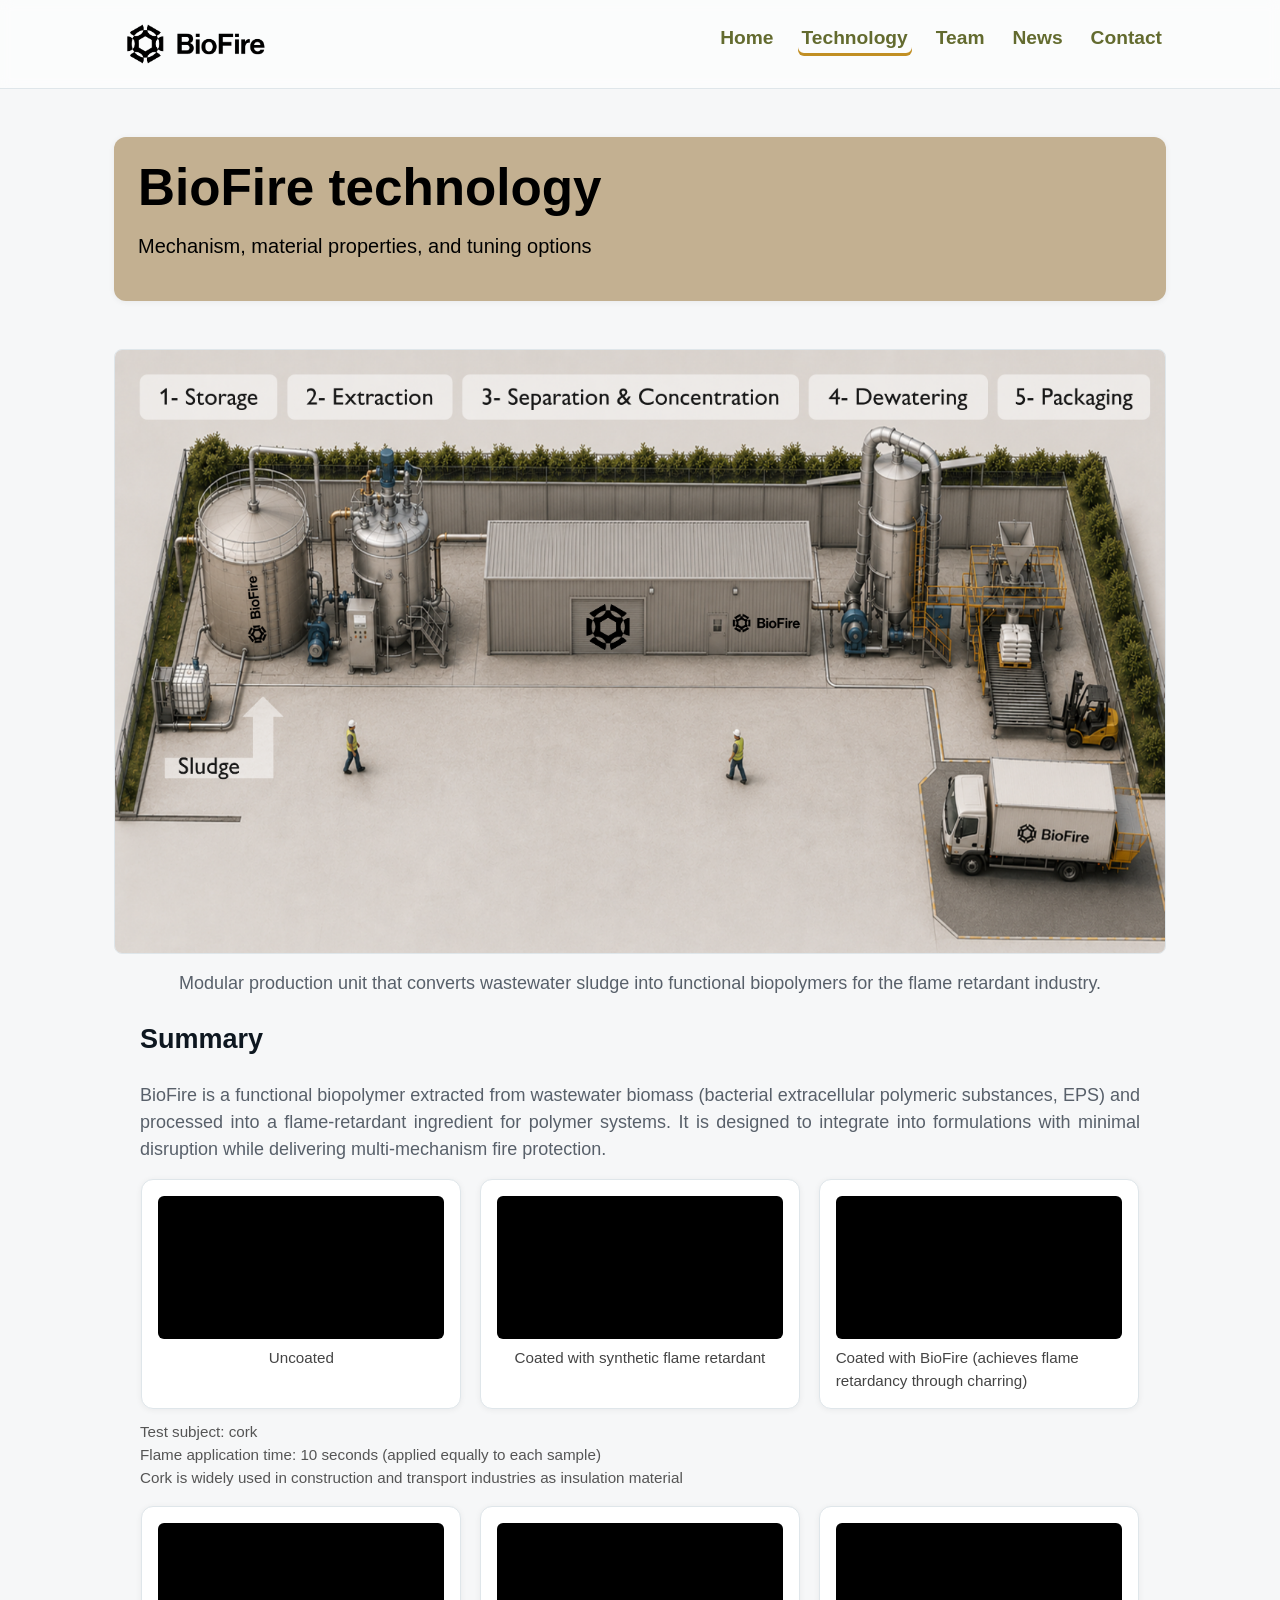
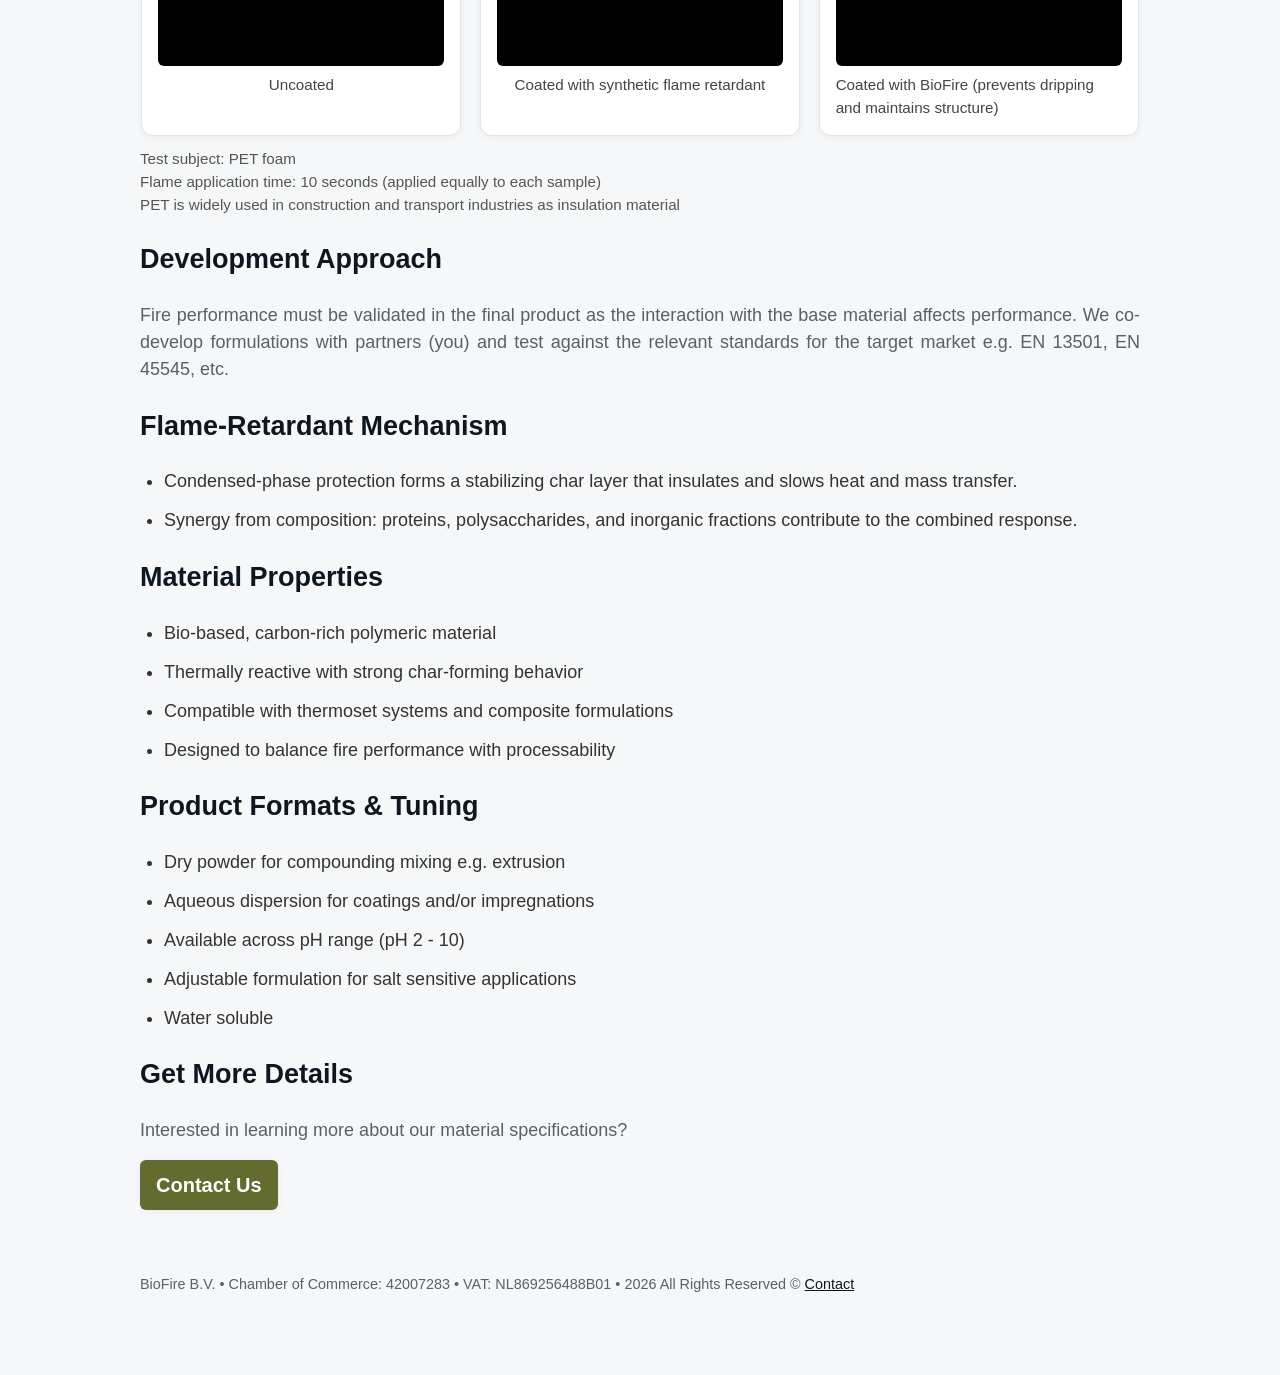
<file: technology.html>
<!doctype html>
<html lang="en">
<head>
  <meta charset="utf-8" />
  <meta name="viewport" content="width=device-width, initial-scale=1" />
  <title>Technology – BioFire</title>
  <link rel="stylesheet" href="style.css" />
</head>
<body>
  <header class="header">
    <nav class="nav">
      <a href="index.html" class="nav-brand" aria-label="BioFire">
        <img src="assets/Logo.png" alt="BioFire logo" class="logo" />
      </a>
      <button class="nav-toggle" aria-label="Toggle navigation">
        <span class="bar"></span>
        <span class="bar"></span>
        <span class="bar"></span>
      </button>
      <ul class="nav-links">
        <li><a href="index.html">Home</a></li>
        <li><a href="technology.html" class="active" aria-current="page">Technology</a></li>
        <li><a href="team.html">Team</a></li>
        <li><a href="news.html">News</a></li>
        <li><a href="contact.html">Contact</a></li>
      </ul>
    </nav>
  </header>

  <main class="wrap">
    <section class="hero">
      <h1>BioFire technology</h1>
      <p class="subheading">Mechanism, material properties, and tuning options</p>
    </section>

    <section>
              <img src="assets/Factory_illustration.png" alt="Factory illustration showing the BioFire production process" class="product-image" />
        <p style="margin-top: 1rem; text-align: center;">Modular production unit that converts wastewater sludge into functional biopolymers for the flame retardant industry.</p>
    </section>

    <section class="container summary-box">
      <h2>Summary</h2>
      <p>BioFire is a functional biopolymer extracted from wastewater biomass (bacterial extracellular polymeric substances, EPS) and processed into a flame-retardant ingredient for polymer systems. It is designed to integrate into formulations with minimal disruption while delivering multi-mechanism fire protection.</p>
    </section>

    <section class="container">
      <div class="video-grid" role="group" aria-label="Process demonstrations">
        <figure class="card">
          <video src="assets/Media1.mp4" loop muted autoplay playsinline aria-label="Uncoated sample"></video>
          <figcaption>Uncoated</figcaption>
        </figure>

        <figure class="card">
          <video src="assets/Media2.mp4" loop muted autoplay playsinline aria-label="Coated with synthetic flame retardant"></video>
          <figcaption>Coated with synthetic flame retardant</figcaption>
        </figure>

        <figure class="card">
          <video src="assets/Media3.mp4" loop muted autoplay playsinline aria-label="Coated with BioFire"></video>
          <figcaption>Coated with BioFire (achieves flame retardancy through charring)</figcaption>
        </figure>
      </div>

      <p class="video-note">Test subject: cork<br>
      Flame application time: 10 seconds (applied equally to each sample)<br>
      Cork is widely used in construction and transport industries as insulation material</p>

      <div class="video-grid" role="group" aria-label="Additional process demonstrations">
        <figure class="card">
          <video src="assets/Media4.mp4" loop muted autoplay playsinline aria-label="Uncoated sample"></video>
          <figcaption>Uncoated</figcaption>
        </figure>

        <figure class="card">
          <video src="assets/Media5.mp4" loop muted autoplay playsinline aria-label="Coated with synthetic flame retardant"></video>
          <figcaption>Coated with synthetic flame retardant</figcaption>
        </figure>

        <figure class="card">
          <video src="assets/Media6.mp4" loop muted autoplay playsinline aria-label="Coated with BioFire"></video>
          <figcaption>Coated with BioFire (prevents dripping and maintains structure)</figcaption>
        </figure>
      </div>

      <p class="video-note">Test subject: PET foam<br>
      Flame application time: 10 seconds (applied equally to each sample)<br>
      PET is widely used in construction and transport industries as insulation material</p>
    </section>
    
    <section class="container">
      <article>
        <h2>Development Approach</h2>
        <p>Fire performance must be validated in the final product as the interaction with the base material affects performance. We co-develop formulations with partners (you) and test against the relevant standards for the target market e.g. EN 13501, EN 45545, etc.</p>
      </article>

      <article>
        <h2>Flame-Retardant Mechanism</h2>
        <ul>
          <li>Condensed-phase protection forms a stabilizing char layer that insulates and slows heat and mass transfer.</li>
          <li>Synergy from composition: proteins, polysaccharides, and inorganic fractions contribute to the combined response.</li>
        </ul>
      </article>

      <article>
        <h2>Material Properties</h2>
        <ul>
          <li>Bio-based, carbon-rich polymeric material</li>
          <li>Thermally reactive with strong char-forming behavior</li>
          <li>Compatible with thermoset systems and composite formulations</li>
          <li>Designed to balance fire performance with processability</li>
        </ul>
      </article>

      <article>
        <h2>Product Formats & Tuning</h2>
        <ul>
          <li>Dry powder for compounding mixing e.g. extrusion</li>
          <li>Aqueous dispersion for coatings and/or impregnations</li>
          <li>Available across pH range (pH 2 - 10)</li>
          <li>Adjustable formulation for salt sensitive applications</li>
          <li>Water soluble</li>
        </ul>
      </article>
    </section>

    <section class="container">
      <h2>Get More Details</h2>
      <p>Interested in learning more about our material specifications?</p>
      <a href="contact.html" class="btn">Contact Us</a>
    </section>
    <footer>
      <div class="container">
        <p> BioFire B.V. • Chamber of Commerce: 42007283 • VAT: NL869256488B01 • 2026 All Rights Reserved © <a href="contact.html">Contact</a></p>
      </div>
    </footer>
    <script src="script.js"></script>
  </main>
</body>
</html>
</file>
<file: style.css>
/* Design system variables (adjust to match assets/Color palette.png) */
:root {
  /* Palette (industrial / technical) */
  --color-bg: #f6f7f8;
  --color-surface: #ffffff;
  --color-text: #0e1720;
  --color-muted: #58606a;
  --color-border: #dfe6ea;
  --color-primary: #1f4a6b; /* steel/blue */
  --color-accent: #c18f24;  /* warm amber accent */

  /* Spacing scale */
  --space-xs: 0.25rem;
  --space-sm: 0.5rem;
  --space-md: 1rem;
  --space-lg: 1.5rem;
  --space-xl: 3rem;

  /* Radii & shadows */
  --radius-sm: 6px;
  --radius-md: 12px;
  --shadow-sm: 0 1px 6px rgba(10,20,30,0.06);
  --shadow-md: 0 6px 20px rgba(10,20,30,0.08);

  /* Type scale (fluid) */
  --fs-base: 1.125rem;
  --fs-lg: clamp(1.125rem, 1vw + 0.75rem, 1.25rem);
  --fs-xl: clamp(1.5rem, 2.5vw, 2.625rem);
  --fs-xxl: clamp(2rem, 4vw, 3.25rem);
}

* { box-sizing: border-box; }

body {
  font-family: "Gill Sans Nova", "Gill Sans", "Trebuchet MS", sans-serif;
  -webkit-font-smoothing: antialiased;
  -moz-osx-font-smoothing: grayscale;
  color: var(--color-text);
  background-color: var(--color-bg);
  margin: 0;
  padding: 0;
  line-height: 1.5;
  font-size: var(--fs-base);
}

/* Header & Navigation */
.header {
  border-bottom: 1px solid var(--color-border);
  position: sticky;
  top: 0;
  background-color: rgba(255,255,255,0.6);
  backdrop-filter: blur(6px);
  z-index: 100;
}

.nav {
  max-width: 1100px;
  margin: 0 auto;
  padding: var(--space-md) var(--space-lg);
  display: flex;
  align-items: center;
  justify-content: space-between;
  gap: var(--space-lg);
}

.nav-brand {
  display: inline-flex;
  align-items: center;
  gap: 0.75rem;
  text-decoration: none;
}

.logo {
  height: 56px;
  width: auto;
  display: inline-block;
}

.site-title {
  font-weight: 700;
  color: var(--color-primary);
  font-size: var(--fs-lg);
}

.nav-links {
  display: flex;
  list-style: none;
  margin: 0;
  padding: 0;
  gap: 1.25rem;
  align-items: center;
}

.nav-links a {
  text-decoration: none;
  color: #636B2F;
  font-size: 1.2rem;
  font-weight: 600;
  padding: 0.5rem 0.25rem;
  border-radius: 6px;
}

.nav-links a:hover {
  color: #636B2F;
  box-shadow: inset 0 -3px 0 var(--color-accent);
}

.nav-links a.active,
.nav-links a[aria-current="page"] {
  color: #636B2F;
  box-shadow: inset 0 -3px 0 var(--color-accent);
}

/* Mobile nav toggle */
.nav-toggle {
  background: none;
  border: none;
  display: none;
  gap: 0.5rem;
  align-items: center;
  cursor: pointer;
}

.nav-toggle .bar {
  width: 22px;
  height: 2px;
  background: var(--color-text);
  display: block;
  border-radius: 2px;
}

/* Main content wrapper */
.wrap {
  max-width: 1100px;
  margin: 0 auto;
  padding: var(--space-xl) var(--space-lg);
}

.container { max-width: 1000px; margin: 0 auto; }

/* Hero section */
.hero {
  margin-bottom: var(--space-xl);
  padding: var(--space-lg);
  background: #C3B091;
  border-radius: var(--radius-md);
  box-shadow: var(--shadow-sm);
}

.resources-subheading {
  font-size: 1rem;
}

.hero h1 {
  font-size: var(--fs-xxl);
  font-weight: 800;
  line-height: 1.05;
  margin: 0 0 var(--space-md) 0;
  color: #000;
}

.hero .subheading {
  font-size: var(--fs-lg);
  color: #000;
  margin: 0 0 var(--space-md) 0;
}

.hero-image-section {
  display: flex;
  justify-content: center;
  align-items: center;
  margin: 0 0 var(--space-xl);
}

.hero-image {
  display: block;
  width: min(100%, 640px);
  max-width: 640px;
  height: auto;
  margin: 0 auto;
  object-fit: contain;
  border-radius: 20px;
  box-shadow: var(--shadow-md);
}

  font-size: clamp(1.25rem, 1.2vw + 1rem, 2rem);
  font-weight: 700;
  margin: var(--space-lg) 0 var(--space-md) 0;
  line-height: 1.15;
}

h3 {
  font-size: 1.25rem;
  font-weight: 600;
  margin: 1.5rem 0 0.75rem 0;
}

p { margin: 0 0 var(--space-md) 0; color: var(--color-muted); text-align: justify; }

ul, ol {
  margin: 1rem 0;
  padding-left: 1.5rem;
}

li {
  margin-bottom: 0.75rem;
  color: #333;
}

/* Call-to-action button */
.btn {
  display: inline-flex;
  align-items: center;
  gap: 0.5rem;
  background: #636B2F;
  color: white;
  padding: 0.6rem 1rem;
  border-radius: var(--radius-sm);
  text-decoration: none;
  font-weight: 700;
  font-size: var(--fs-lg);
  box-shadow: var(--shadow-sm);
}

.resource-gallery {
  display: grid;
  grid-template-columns: repeat(3, minmax(0, 1fr));
  gap: 1.5rem;
  margin-top: var(--space-lg);
}

.resource-card {
  padding: 1rem;
  display: flex;
  flex-direction: column;
  gap: 0.75rem;
  align-items: stretch;
}

.resource-image {
  width: 100%;
  height: 280px;
  object-fit: cover;
  border-radius: var(--radius-sm);
  display: block;
}

.resource-card figcaption {
  color: var(--color-text);
  font-size: 0.9rem;
  line-height: 1.5;
  text-align: left;
}

.resource-card figcaption strong {
  font-weight: 700;
  display: block;
  margin-bottom: 0.25rem;
}

.btn.secondary {
  background: transparent;
  color: var(--color-primary);
  border: 1px solid var(--color-border);
}

.btn:focus { outline: 3px solid rgba(31,74,107,0.12); }

/* Forms */
.form-group {
  margin-bottom: 1.5rem;
  display: flex;
  flex-direction: column;
}

label {
  font-weight: 500;
  margin-bottom: 0.5rem;
  display: block;
}

input[type="text"],
input[type="email"],
textarea {
  padding: 0.75rem;
  font-family: "Gill Sans Nova", "Gill Sans", "Trebuchet MS", sans-serif;
  font-size: 1rem;
  border: 1px solid var(--color-border);
  border-radius: 4px;
  background-color: #fafafa;
}

input[type="text"]:focus,
input[type="email"]:focus,
textarea:focus {
  outline: none;
  border-color: var(--color-text);
  background-color: var(--color-bg);
}

textarea {
  resize: vertical;
}

a {
  color: var(--color-text);
}

/* Team layout */
.team { display: grid; grid-template-columns: 1fr; gap: 1rem; }

.team-member { display: flex; align-items: center; gap: 1rem; }

.team-photo { width: 88px; height: 88px; object-fit: cover; border-radius: 8px; flex: 0 0 88px; }

.card {
  background: var(--color-surface);
  border: 1px solid var(--color-border);
  border-radius: var(--radius-md);
  padding: 1rem;
  box-shadow: var(--shadow-sm);
}

.card.padded { padding: 1.25rem; }

.summary-box h2,
.summary-box h3,
.summary-box p,
.summary-box li {
  font-family: inherit;
}

.summary-box h2,
.summary-box h3 {
  color: var(--color-text);
}

.summary-box p,
.summary-box li {
  color: var(--color-muted);
  text-align: justify;
}

.card h3 { margin: 0 0 0.5rem 0; color: var(--color-text); }

.section-title {
  display: flex;
  align-items: baseline;
  gap: 1rem;
}

.section-title .eyebrow { color: var(--color-accent); font-weight: 700; }

.muted { color: var(--color-muted); }

.member-info h3 { margin: 0; }

@media (min-width: 720px) { .team { grid-template-columns: 1fr 1fr; } }

/* Cards grid for technology page */
.cards { display: grid; gap: 1rem; grid-template-columns: 1fr; }
@media (min-width: 880px) { .cards { grid-template-columns: repeat(2, 1fr); } }

/* Zoom adjustments */
.team-photo.zoom-out { transform: scale(0.85); }

/* Partners logos */
.partners {
  margin-top: 3rem;
}
.partners-logos {
  display: flex;
  flex-wrap: wrap;
  gap: 1rem;
  align-items: center;
  justify-content: center;
}
.partners-logos img {
  max-height: 48px;
  width: auto;
  opacity: 0.95;
  filter: grayscale(0);
}
@media (min-width: 720px) {
  .partners-logos img { max-height: 64px; }
}

/* Video grid for technology demos */
.video-grid {
  display: grid;
  grid-template-columns: 1fr;
  gap: 1rem;
  margin-top: 1rem;
}
@media (min-width: 880px) { .video-grid { grid-template-columns: repeat(3, 1fr); } }

.video-grid figure {
  margin: 0;
  display: flex;
  flex-direction: column;
  align-items: center;
  width: 100%;
  max-width: 320px;
  margin-inline: auto;
}

.video-grid video {
  flex: 0 0 auto;
  width: 100%;
  height: auto;
  max-width: 100%;
  border-radius: 6px;
  background: #000;
}

.video-grid figcaption {
  margin-top: 0.5rem;
  font-size: 0.95rem;
  color: #444;
}

.video-note {
  margin-top: 0.75rem;
  font-size: 0.95rem;
  color: #555;
}
@media (max-width: 768px) {
  .video-grid { gap: 0.75rem; }
}

/* Responsive design */
.@media (max-width: 880px) {
  .nav { padding: var(--space-sm) var(--space-md); }
  .nav-links { display: none; }
  .nav-toggle { display: inline-flex; }
  .wrap { padding: var(--space-lg) var(--space-md); }
  .logo { height: 48px; }
  .hero h1 { font-size: clamp(1.5rem, 4vw, 2rem); }
  .hero .subheading { font-size: 0.95rem; }
}

/* When nav open on mobile */
.nav-open .nav-links { display: flex; flex-direction: column; gap: 0.5rem; background: transparent; margin-top: var(--space-sm); }

footer {
  margin-top: var(--space-xl);
  padding: var(--space-md) var(--space-lg);
  background: transparent;
  color: var(--color-muted);
  font-size: 0.9rem;
}

/* Map sizing */
.map-wrapper { max-width: 640px; margin-top: var(--space-md); }
.map-iframe { width: 100%; height: 240px; border: 0; border-radius: 8px; }

/* Product image on Home */
.product-figure { max-width: 760px; margin: 0 auto var(--space-md); padding: 0; }
.product-image { width: 100%; height: auto; display: block; border-radius: 8px; border: 1px solid var(--color-border); }

/* News items */
.news-item { margin-bottom: 2rem; }
.news-image { width: 25%; height: auto; display: block; border-radius: 8px; border: 1px solid var(--color-border); margin-top: 1rem; }
</file>
